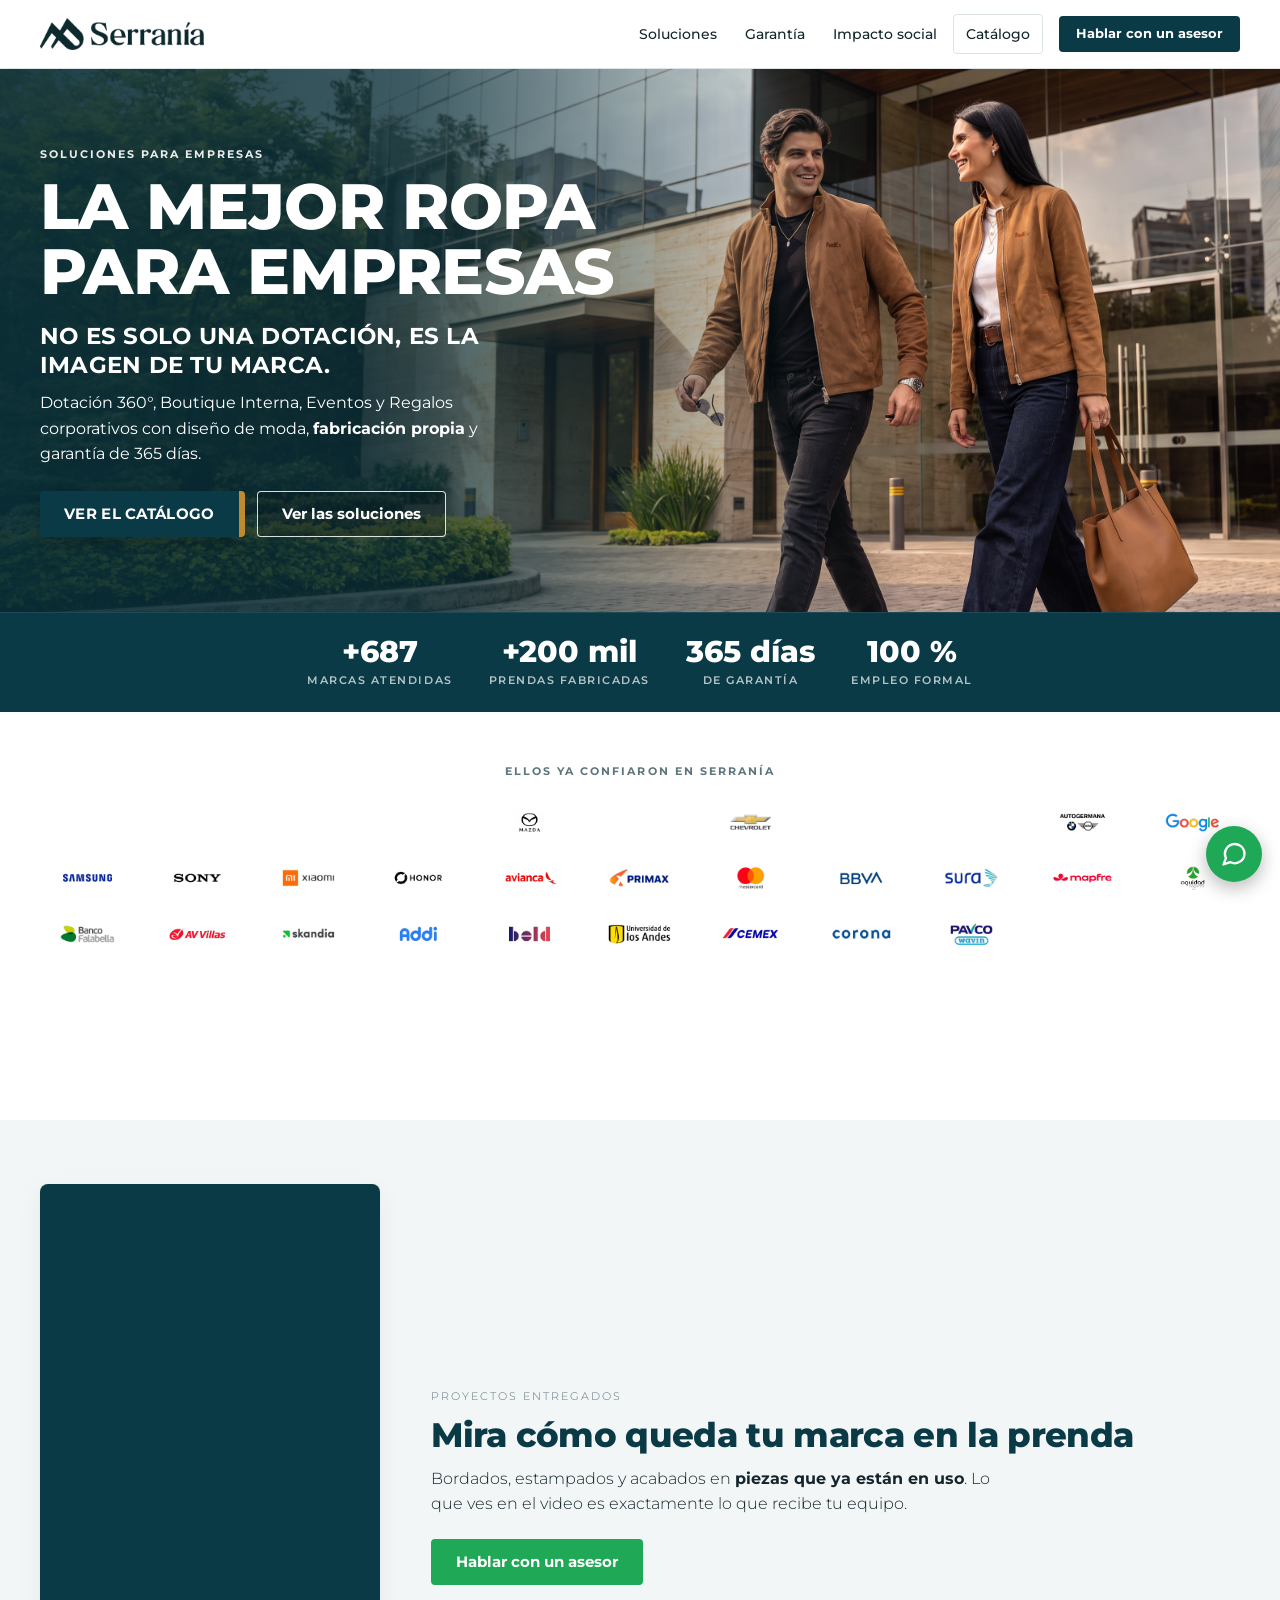
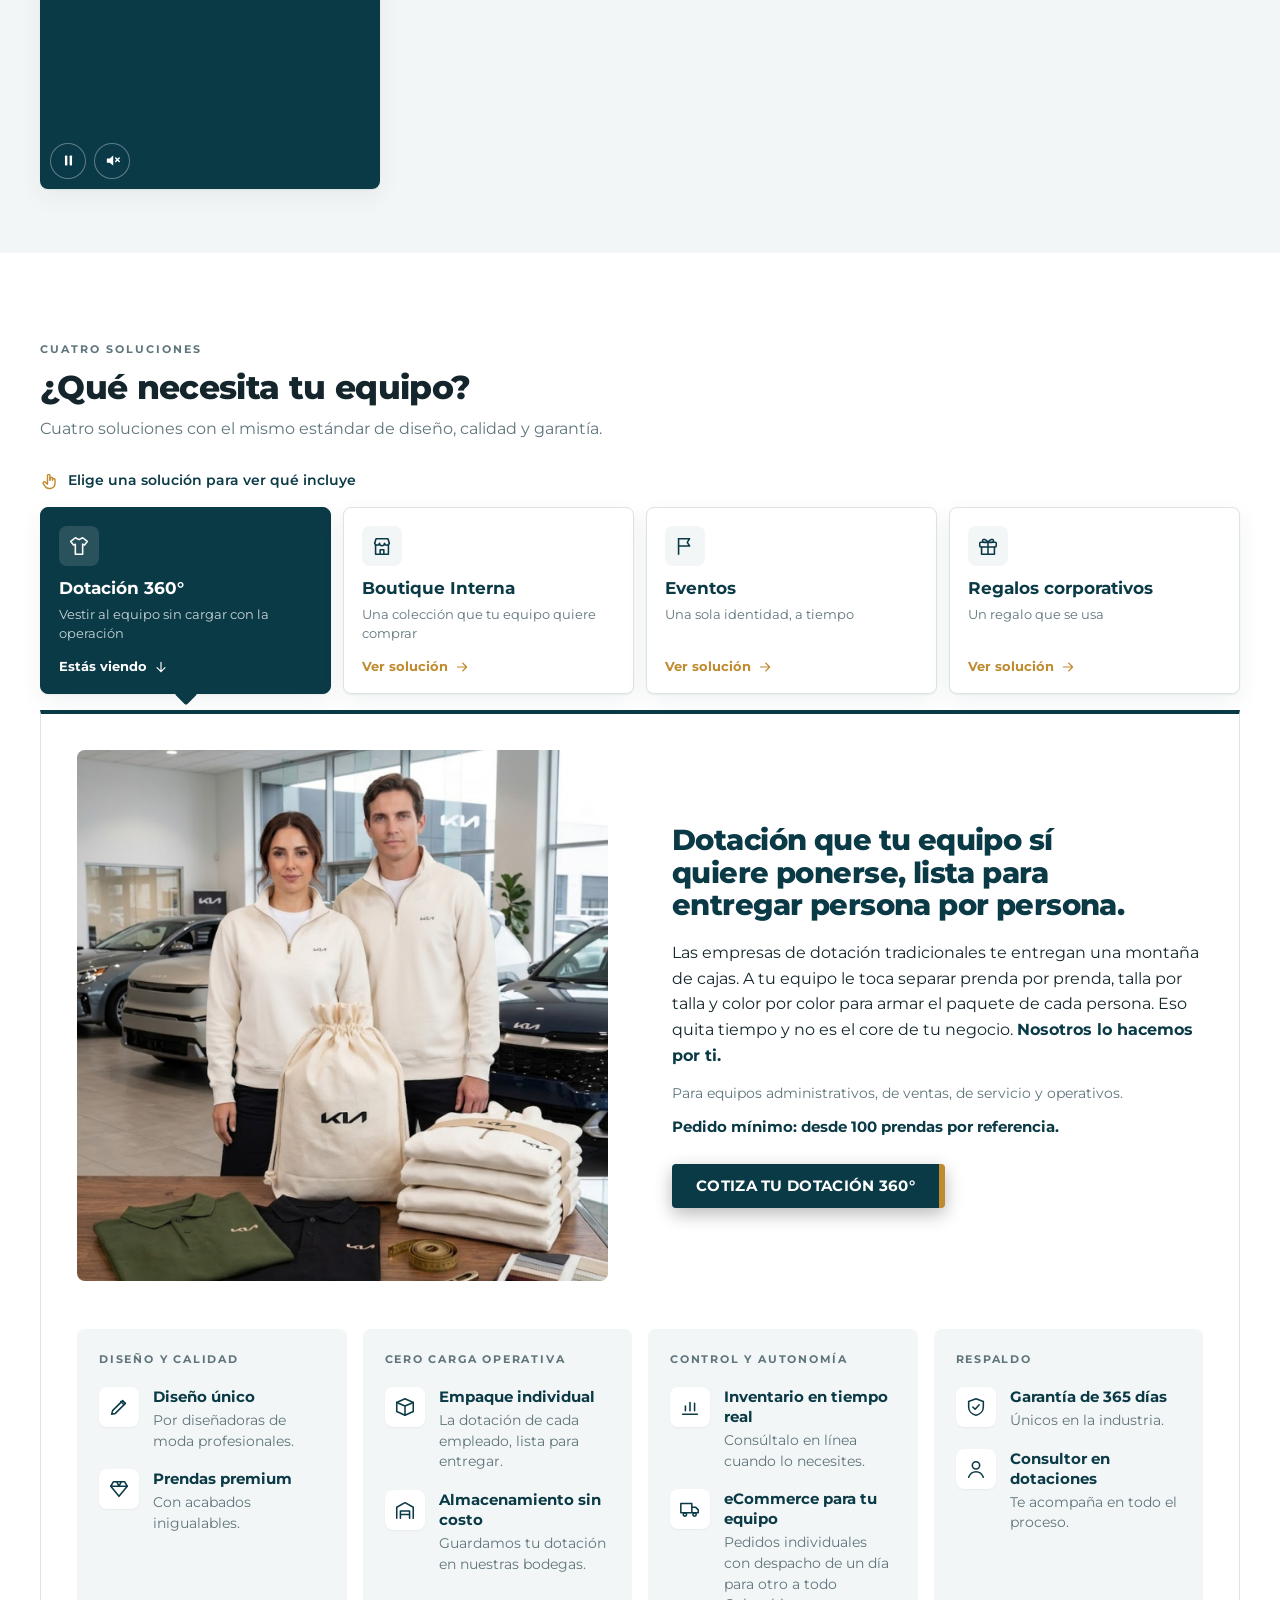
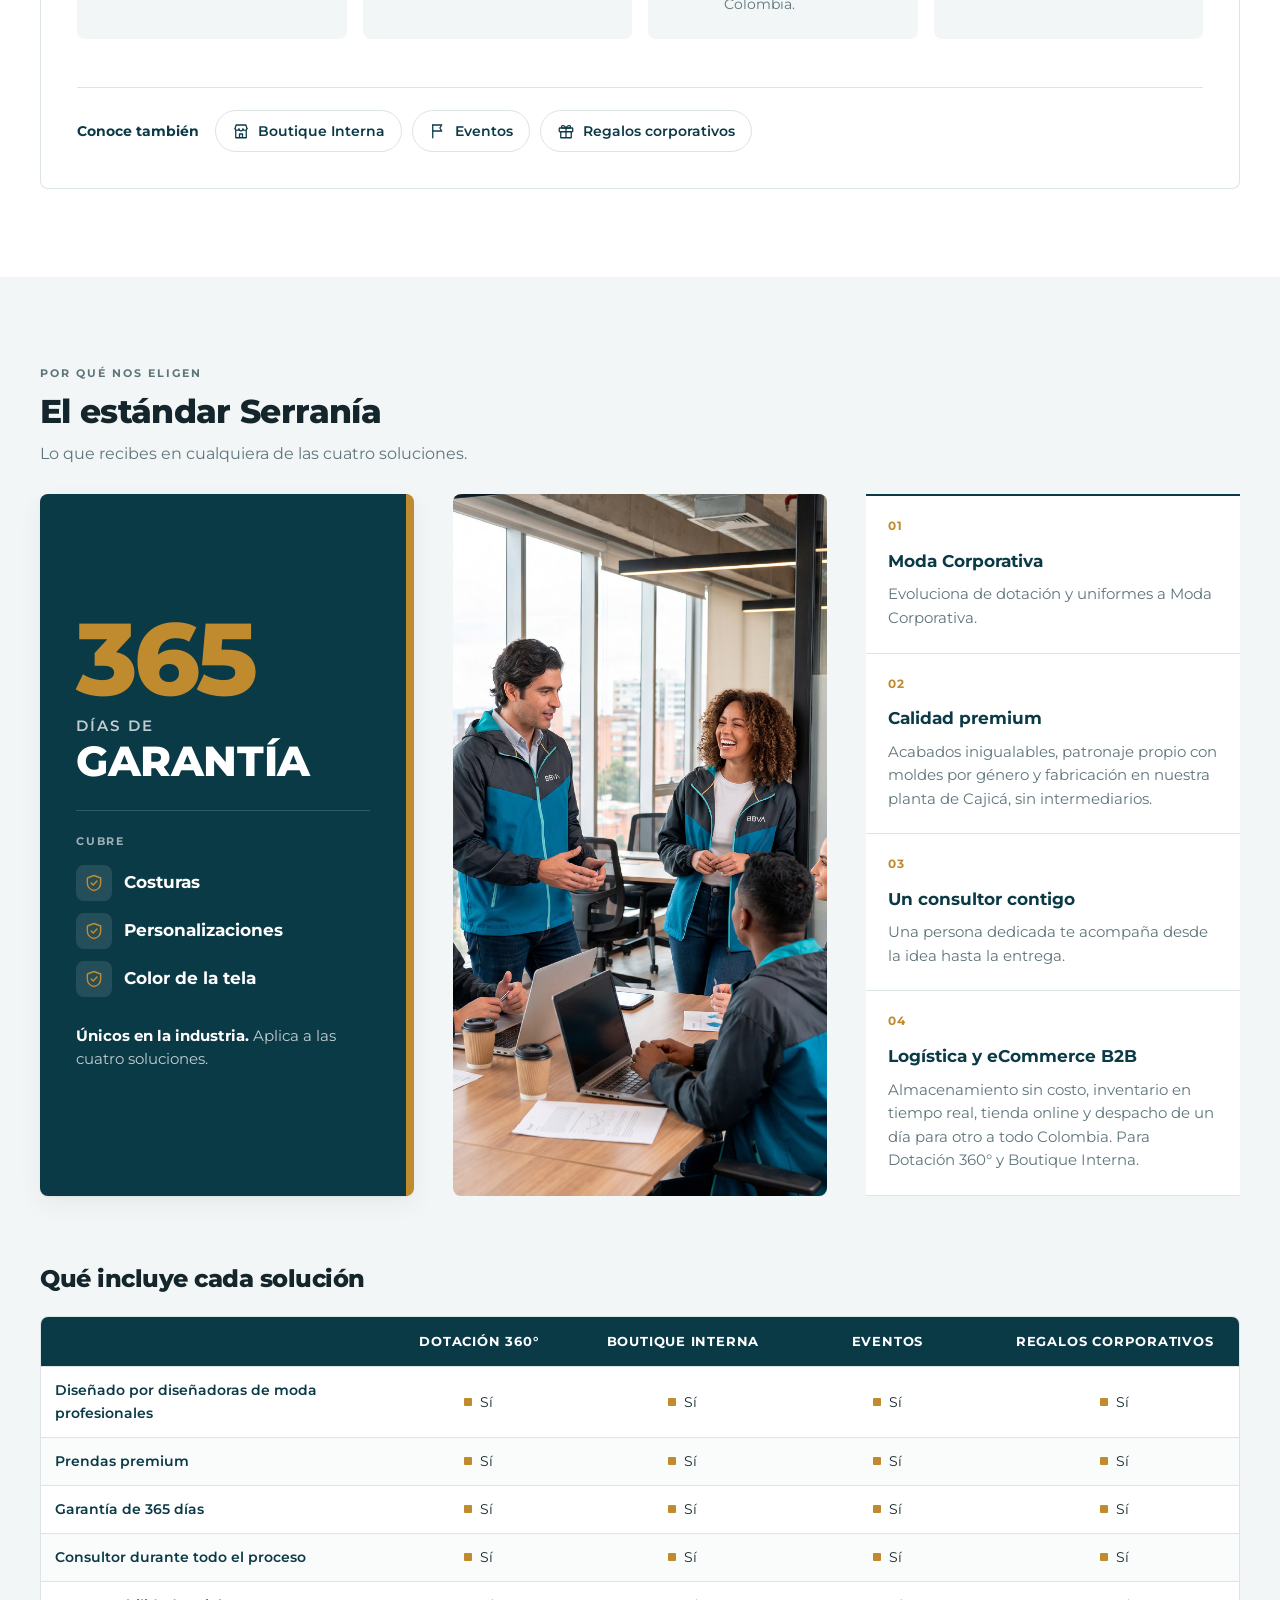
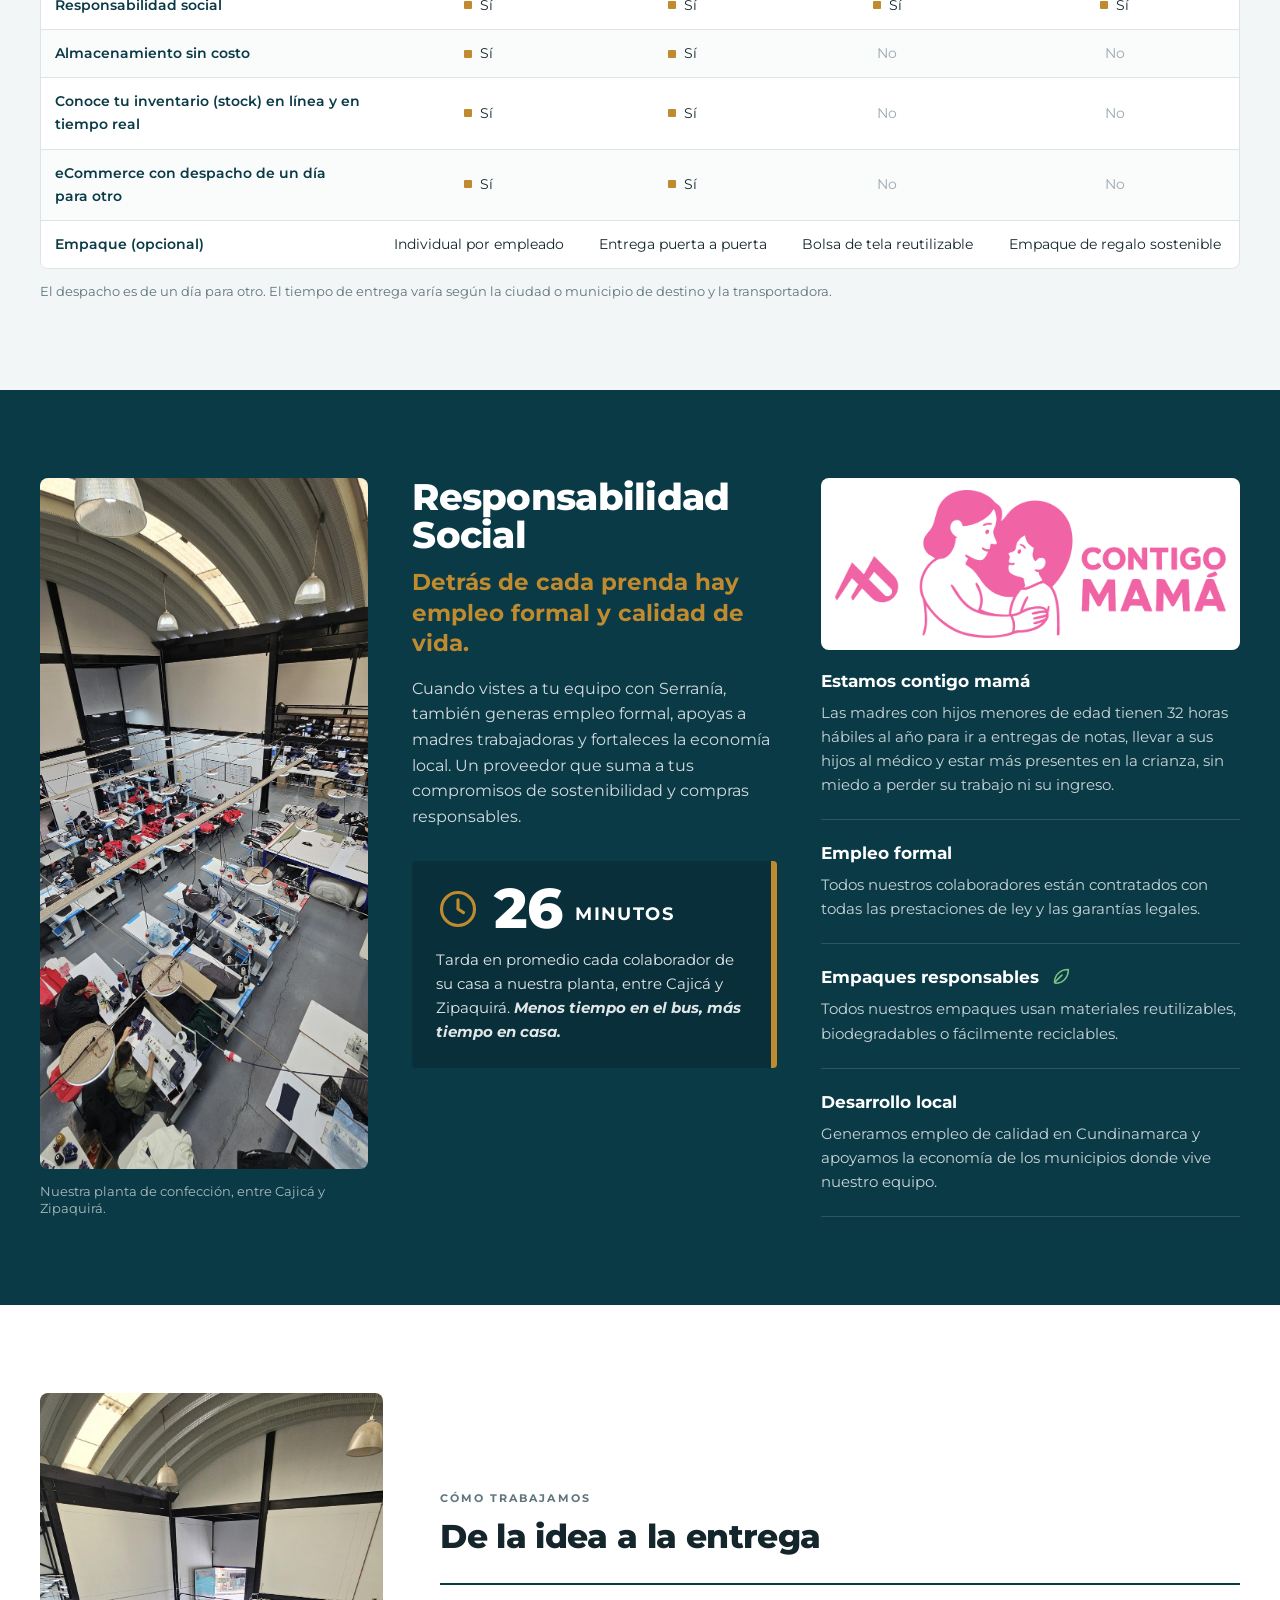
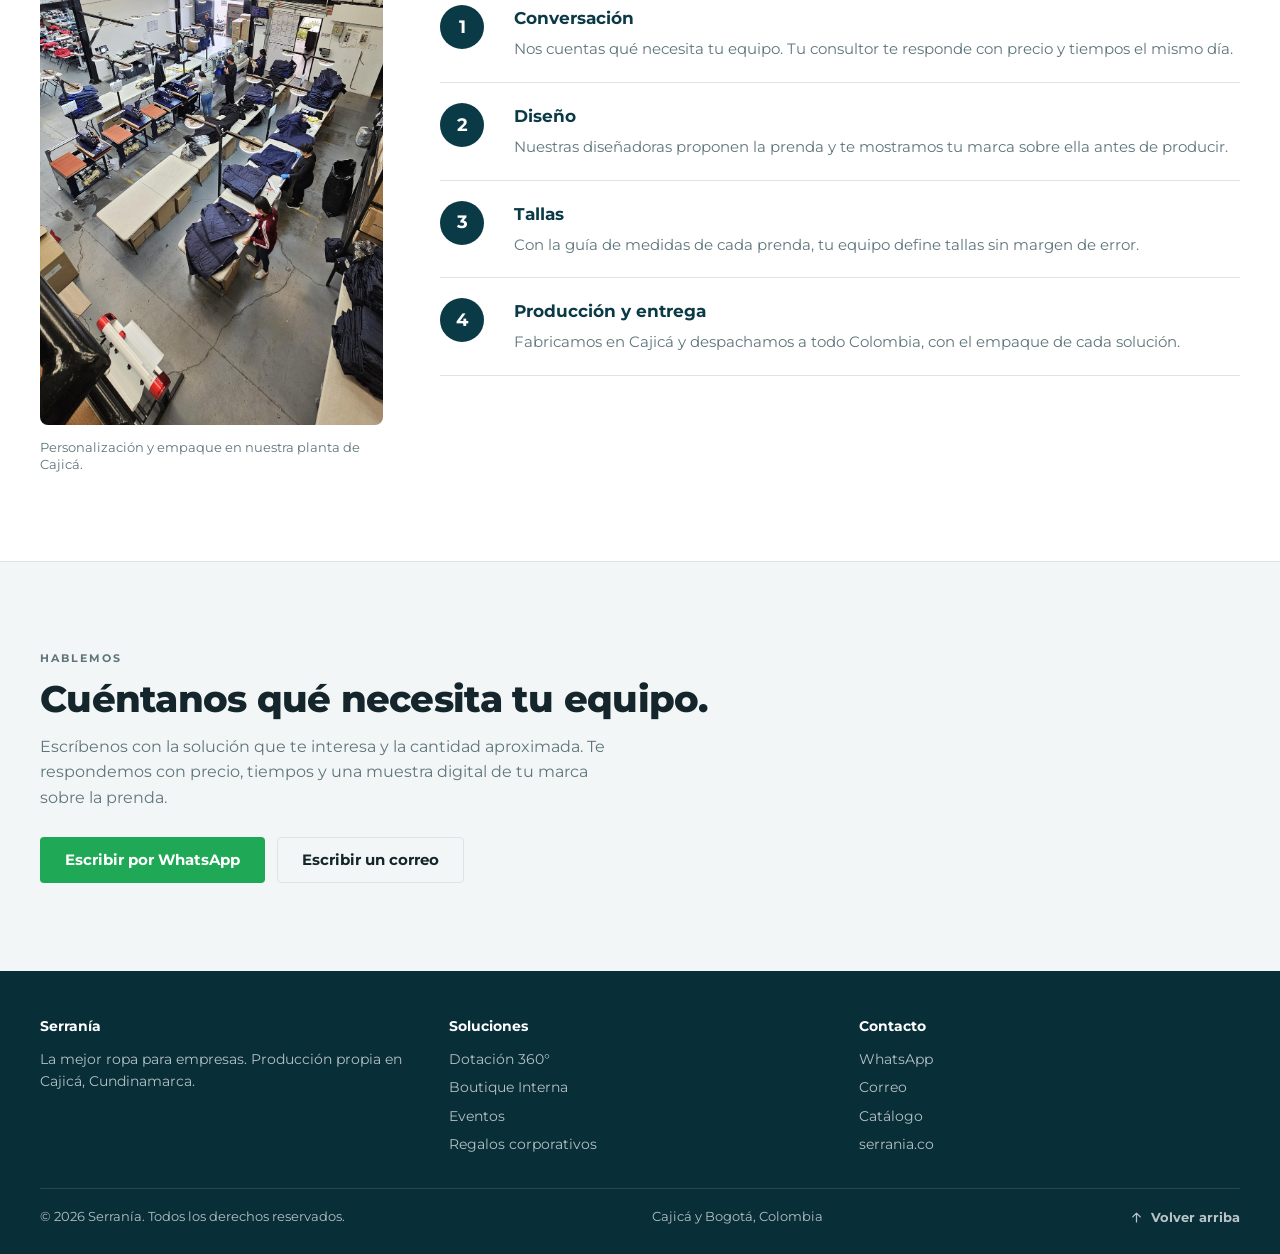
<file: index.html>
<!doctype html>
<html lang="es-CO">
<head>
  <meta charset="utf-8">
  <meta name="viewport" content="width=device-width, initial-scale=1">
  <title>Dotación y ropa corporativa para empresas | Serranía</title>
  <meta name="description" content="Dotación 360°, Boutique Interna, Eventos y Regalos corporativos. Prendas diseñadas por diseñadoras de moda, fabricadas en Cajicá, con garantía de 365 días.">
  <link rel="canonical" href="https://empresas.serrania.co/">
  <meta name="theme-color" content="#0B3A47">
  <meta property="og:type" content="website">
  <meta property="og:locale" content="es_CO">
  <meta property="og:site_name" content="Serranía">
  <meta property="og:url" content="https://empresas.serrania.co/">
  <meta property="og:title" content="Dotación y ropa corporativa para empresas | Serranía">
  <meta property="og:description" content="Dotación 360°, Boutique Interna, Eventos y Regalos corporativos con diseño de moda, fabricación propia y garantía de 365 días.">
  <meta property="og:image" content="https://empresas.serrania.co/assets/img/og-portada.jpg">
  <meta property="og:image:width" content="1200">
  <meta property="og:image:height" content="630">
  <meta property="og:image:alt" content="Equipo usando chaquetas corporativas Serranía">
  <meta name="twitter:card" content="summary_large_image">
  <link rel="icon" type="image/png" sizes="512x512" href="assets/img/favicon.png">
  <link rel="apple-touch-icon" sizes="180x180" href="assets/img/apple-touch-icon.png">

  <link rel="preconnect" href="https://fonts.googleapis.com">
  <link rel="preconnect" href="https://fonts.gstatic.com" crossorigin>
  <link href="https://fonts.googleapis.com/css2?family=Montserrat:wght@300;400;500;600;700;800&display=swap" rel="stylesheet">
  <link rel="stylesheet" href="assets/css/styles.css">
</head>
<body>
  <svg class="sprite" aria-hidden="true" focusable="false"><symbol id="i-pencil" viewBox="0 0 24 24" fill="none" stroke="currentColor" stroke-width="1.7" stroke-linecap="round" stroke-linejoin="round"><path d="M4 20l4-1 11-11-3-3L5 16l-1 4z"/><path d="M14 6l3 3"/></symbol><symbol id="i-diamond" viewBox="0 0 24 24" fill="none" stroke="currentColor" stroke-width="1.7" stroke-linecap="round" stroke-linejoin="round"><path d="M6 4h12l3 5-9 11L3 9z"/><path d="M3 9h18M9.5 4L12 9l2.5-5"/></symbol><symbol id="i-box" viewBox="0 0 24 24" fill="none" stroke="currentColor" stroke-width="1.7" stroke-linecap="round" stroke-linejoin="round"><path d="M3 7l9-4 9 4v10l-9 4-9-4z"/><path d="M3 7l9 4 9-4M12 11v10"/></symbol><symbol id="i-warehouse" viewBox="0 0 24 24" fill="none" stroke="currentColor" stroke-width="1.7" stroke-linecap="round" stroke-linejoin="round"><path d="M3 21V9l9-5 9 5v12"/><path d="M7 21v-8h10v8M7 17h10"/></symbol><symbol id="i-chart" viewBox="0 0 24 24" fill="none" stroke="currentColor" stroke-width="1.7" stroke-linecap="round" stroke-linejoin="round"><path d="M4 20h16"/><path d="M7 16v-5M12 16V7M17 16v-8"/></symbol><symbol id="i-cart" viewBox="0 0 24 24" fill="none" stroke="currentColor" stroke-width="1.7" stroke-linecap="round" stroke-linejoin="round"><path d="M3 4h2l2.4 11h10.2L20 7H6.2"/><circle cx="9" cy="19" r="1.5"/><circle cx="17" cy="19" r="1.5"/></symbol><symbol id="i-truck" viewBox="0 0 24 24" fill="none" stroke="currentColor" stroke-width="1.7" stroke-linecap="round" stroke-linejoin="round"><path d="M2 6h12v10H2zM14 10h4l3 3v3h-7z"/><circle cx="6.5" cy="18" r="1.8"/><circle cx="17" cy="18" r="1.8"/></symbol><symbol id="i-shield" viewBox="0 0 24 24" fill="none" stroke="currentColor" stroke-width="1.7" stroke-linecap="round" stroke-linejoin="round"><path d="M12 3l8 3v6c0 4.5-3.4 8-8 9-4.6-1-8-4.5-8-9V6z"/><path d="M8.5 12l2.5 2.5 4.5-5"/></symbol><symbol id="i-user" viewBox="0 0 24 24" fill="none" stroke="currentColor" stroke-width="1.7" stroke-linecap="round" stroke-linejoin="round"><circle cx="12" cy="8" r="4"/><path d="M4 21c1.5-4 4.5-6 8-6s6.5 2 8 6"/></symbol><symbol id="i-calendar" viewBox="0 0 24 24" fill="none" stroke="currentColor" stroke-width="1.7" stroke-linecap="round" stroke-linejoin="round"><rect x="3" y="5" width="18" height="16" rx="2"/><path d="M3 10h18M8 3v4M16 3v4"/></symbol><symbol id="i-clock" viewBox="0 0 24 24" fill="none" stroke="currentColor" stroke-width="1.7" stroke-linecap="round" stroke-linejoin="round"><circle cx="12" cy="12" r="9"/><path d="M12 7v5l3 2"/></symbol><symbol id="i-bag" viewBox="0 0 24 24" fill="none" stroke="currentColor" stroke-width="1.7" stroke-linecap="round" stroke-linejoin="round"><path d="M6 9h12l-1 12H7z"/><path d="M8.5 9V7.5a3.5 3.5 0 0 1 7 0V9"/></symbol><symbol id="i-leaf" viewBox="0 0 24 24" fill="none" stroke="currentColor" stroke-width="1.7" stroke-linecap="round" stroke-linejoin="round"><path d="M5 19C5 11 11 5 20 5c0 9-6 15-14 15"/><path d="M5 19l8-8"/></symbol><symbol id="i-heart" viewBox="0 0 24 24" fill="none" stroke="currentColor" stroke-width="1.7" stroke-linecap="round" stroke-linejoin="round"><path d="M12 20s-7-4.4-7-10a4 4 0 0 1 7-2.6A4 4 0 0 1 19 10c0 5.6-7 10-7 10z"/></symbol><symbol id="i-home" viewBox="0 0 24 24" fill="none" stroke="currentColor" stroke-width="1.7" stroke-linecap="round" stroke-linejoin="round"><path d="M3 11l9-7 9 7"/><path d="M5 10v10h14V10"/><path d="M10 20v-5h4v5"/></symbol><symbol id="i-shirt" viewBox="0 0 24 24" fill="none" stroke="currentColor" stroke-width="1.7" stroke-linecap="round" stroke-linejoin="round"><path d="M8 3l4 2 4-2 5 4-3 4-2-1v11H8V10l-2 1-3-4z"/></symbol><symbol id="i-store" viewBox="0 0 24 24" fill="none" stroke="currentColor" stroke-width="1.7" stroke-linecap="round" stroke-linejoin="round"><path d="M4 9l1.5-5h13L20 9"/><path d="M4 9a2.7 2.7 0 0 0 5.3 0 2.7 2.7 0 0 0 5.4 0 2.7 2.7 0 0 0 5.3 0"/><path d="M5 11v10h14V11M10 21v-5h4v5"/></symbol><symbol id="i-flag" viewBox="0 0 24 24" fill="none" stroke="currentColor" stroke-width="1.7" stroke-linecap="round" stroke-linejoin="round"><path d="M5 21V4"/><path d="M5 4h12l-2.5 4L17 12H5"/></symbol><symbol id="i-gift" viewBox="0 0 24 24" fill="none" stroke="currentColor" stroke-width="1.7" stroke-linecap="round" stroke-linejoin="round"><rect x="3" y="8" width="18" height="5" rx="1"/><path d="M5 13v8h14v-8M12 8v13"/><path d="M12 8C10 4 6 4 6 6.5S10 8 12 8zM12 8c2-4 6-4 6-1.5S14 8 12 8z"/></symbol><symbol id="i-arrow" viewBox="0 0 24 24" fill="none" stroke="currentColor" stroke-width="1.7" stroke-linecap="round" stroke-linejoin="round"><path d="M5 12h14M13 6l6 6-6 6"/></symbol><symbol id="i-pointer" viewBox="0 0 24 24" fill="none" stroke="currentColor" stroke-width="1.7" stroke-linecap="round" stroke-linejoin="round"><path d="M9 11V5.5a1.5 1.5 0 0 1 3 0V11"/><path d="M12 10.5V9a1.5 1.5 0 0 1 3 0v2"/><path d="M15 10.5a1.5 1.5 0 0 1 3 0V15a6 6 0 0 1-6 6h-1a6 6 0 0 1-4.8-2.4L4 15.5a1.6 1.6 0 0 1 2.5-2L9 16V11"/></symbol></svg>
  <a class="skip" href="#soluciones">Saltar a las soluciones</a>

  <header class="site-header">
    <div class="wrap header-inner">
      <a href="index.html" class="brand" aria-label="Serranía, ir al inicio">
        <img src="assets/img/logo-serrania.png" alt="Serranía" width="863" height="168">
      </a>
      <nav class="nav" aria-label="Principal">
        <a href="#soluciones">Soluciones</a>
        <a href="#estandar">Garantía</a>
        <a href="#impacto">Impacto social</a>
        <a class="nav-catalogo" data-catalogo href="#">Catálogo</a>
      </nav>
      <a class="btn btn-small" data-whatsapp="Hola, quiero hablar con un asesor de Serranía." href="#contacto">Hablar con un asesor</a>
      <button type="button" class="btn-menu" id="btn-menu" aria-label="Abrir menú" aria-expanded="false" aria-controls="menu-movil">
        <svg viewBox="0 0 24 24" fill="none" stroke="currentColor" stroke-width="2" stroke-linecap="round" aria-hidden="true"><path d="M4 7h16M4 12h16M4 17h16"/></svg>
      </button>
    </div>

    <!-- Menú de celular -->
    <nav class="menu-movil" id="menu-movil" aria-label="Menú" hidden>
      <div class="wrap">
        <a href="#soluciones">Soluciones</a>
        <a href="#estandar">Garantía</a>
        <a href="#impacto">Impacto social</a>
        <a data-catalogo href="#">Catálogo</a>
        <a class="btn btn-primario menu-cta" data-whatsapp="Hola, quiero hablar con un asesor de Serranía." href="#contacto">Hablar con un asesor</a>
      </div>
    </nav>
  </header>

  <main id="inicio">
    <!-- PORTADA — la misma del catálogo -->
    <section class="portada">
      <div class="portada-marco">
        <picture class="portada-imagen">
          <source media="(max-width: 759px)" srcset="assets/img/hero-movil.jpg">
          <img class="portada-fondo" src="assets/img/hero.jpg" alt="Equipo usando chaquetas corporativas Serranía" width="1920" height="1080" fetchpriority="high">
        </picture>
        <div class="portada-capa">
          <div class="wrap">
            <div class="portada-texto">
              <p class="rotulo">Soluciones para empresas</p>
              <h1>La mejor ropa<br>para empresas</h1>
              <p class="portada-gancho">No es solo una dotación, es la imagen de tu marca.</p>
              <p>Dotación 360°, Boutique Interna, Eventos y Regalos corporativos con diseño de moda, <strong>fabricación propia</strong> y garantía de 365 días.</p>
              <div class="portada-botones">
                <a class="btn btn-claro" data-catalogo href="#">Ver el catálogo</a>
                <a class="btn btn-linea-claro" href="#soluciones">Ver las soluciones</a>
              </div>
            </div>
          </div>
        </div>
      </div>
      <div class="cifras-banda">
        <div class="wrap cifras">
          <div class="cifra"><strong>+687</strong><span>Marcas atendidas</span></div>
          <div class="cifra"><strong>+200 mil</strong><span>Prendas fabricadas</span></div>
          <div class="cifra"><strong>365 días</strong><span>De garantía</span></div>
          <div class="cifra"><strong>100 %</strong><span>Empleo formal</span></div>
        </div>
      </div>
    </section>

    <!-- MARCAS — rejilla compacta, se arma desde main.js -->
    <section class="marcas" aria-label="Marcas que han confiado en Serranía">
      <div class="wrap">
        <p class="marcas-titulo">Ellos ya confiaron en Serranía</p>
        <div class="marcas-rejilla" id="marcas-rejilla"></div>
      </div>
    </section>

    <!-- VIDEO -->
    <section class="video-seccion">
      <div class="wrap video-caja">
        <div class="video-marco">
          <video id="video-proyectos" muted loop playsinline preload="metadata" aria-label="Proyectos entregados por Serranía">
            <source src="assets/img/video.mp4" type="video/mp4">
          </video>
          <div class="video-mando" id="video-mando"></div>
        </div>
        <div class="video-texto">
          <p class="rotulo">Proyectos entregados</p>
          <h2>Mira cómo queda tu marca en la prenda</h2>
          <p>Bordados, estampados y acabados en <strong>piezas que ya están en uso</strong>. Lo que ves en el video es exactamente lo que recibe tu equipo.</p>
          <a class="btn btn-primario" data-whatsapp="Hola, quiero hablar con un asesor de Serranía." href="#contacto">Hablar con un asesor</a>
        </div>
      </div>
    </section>

    <!-- SOLUCIONES -->
    <section id="soluciones" class="solutions">
      <div class="wrap">
        <header class="section-head">
          <p class="rotulo">Cuatro soluciones</p>
          <h2>¿Qué necesita tu equipo?</h2>
          <p>Cuatro soluciones con el mismo estándar de diseño, calidad y garantía.</p>
        </header>

        <p class="tabs-ayuda"><svg class="ico-ayuda" aria-hidden="true"><use href="#i-pointer"/></svg>Elige una solución para ver qué incluye</p>
        <div class="tabs" role="tablist" aria-label="Soluciones">
          <button role="tab" id="tab-dotacion" aria-controls="dotacion" aria-selected="true">
            <svg class="tab-ico" aria-hidden="true"><use href="#i-shirt"/></svg>
            <span class="tab-name">Dotación 360°</span>
            <span class="tab-hint">Vestir al equipo sin cargar con la operación</span>
            <span class="tab-cta"><span class="tab-ver">Ver solución</span><span class="tab-viendo">Estás viendo</span><svg aria-hidden="true"><use href="#i-arrow"/></svg></span>
          </button>
          <button role="tab" id="tab-boutique" aria-controls="boutique" aria-selected="false" tabindex="-1">
            <svg class="tab-ico" aria-hidden="true"><use href="#i-store"/></svg>
            <span class="tab-name">Boutique Interna</span>
            <span class="tab-hint">Una colección que tu equipo quiere comprar</span>
            <span class="tab-cta"><span class="tab-ver">Ver solución</span><span class="tab-viendo">Estás viendo</span><svg aria-hidden="true"><use href="#i-arrow"/></svg></span>
          </button>
          <button role="tab" id="tab-eventos" aria-controls="eventos" aria-selected="false" tabindex="-1">
            <svg class="tab-ico" aria-hidden="true"><use href="#i-flag"/></svg>
            <span class="tab-name">Eventos</span>
            <span class="tab-hint">Una sola identidad, a tiempo</span>
            <span class="tab-cta"><span class="tab-ver">Ver solución</span><span class="tab-viendo">Estás viendo</span><svg aria-hidden="true"><use href="#i-arrow"/></svg></span>
          </button>
          <button role="tab" id="tab-regalos" aria-controls="regalos" aria-selected="false" tabindex="-1">
            <svg class="tab-ico" aria-hidden="true"><use href="#i-gift"/></svg>
            <span class="tab-name">Regalos corporativos</span>
            <span class="tab-hint">Un regalo que se usa</span>
            <span class="tab-cta"><span class="tab-ver">Ver solución</span><span class="tab-viendo">Estás viendo</span><svg aria-hidden="true"><use href="#i-arrow"/></svg></span>
          </button>
        </div>

        <!-- Dotación 360° -->
        <article id="dotacion" class="panel" role="tabpanel" aria-labelledby="tab-dotacion" tabindex="0">
          <img class="panel-foto" src="assets/img/solucion-dotacion.jpg" alt="Dos asesores con buzos de marca junto a una bolsa de tela, buzos doblados y polos sobre una mesa" width="1298" height="1631" loading="lazy">
          <div class="panel-lead">
            <h3>Dotación que tu equipo sí quiere ponerse, lista para entregar persona por persona.</h3>
            <p class="problem">Las empresas de dotación tradicionales te entregan una montaña de cajas. A tu equipo le toca separar prenda por prenda, talla por talla y color por color para armar el paquete de cada persona. Eso quita tiempo y no es el core de tu negocio. <strong>Nosotros lo hacemos por ti.</strong></p>
            <p class="meta">Para equipos administrativos, de ventas, de servicio y operativos.</p>
            <p class="minimo">Pedido mínimo: desde 100 prendas por referencia.</p>
            <a class="btn btn-claro" data-whatsapp="Hola, quiero cotizar la Dotación 360° para mi empresa." href="#contacto">Cotiza tu Dotación 360°</a>
          </div>
          <div class="panel-groups">
            <div class="group">
              <h4>Diseño y calidad</h4>
              <ul>
                <li><svg class="ico" aria-hidden="true"><use href="#i-pencil"/></svg><div><strong>Diseño único</strong><span>Por diseñadoras de moda profesionales.</span></div></li>
                <li><svg class="ico" aria-hidden="true"><use href="#i-diamond"/></svg><div><strong>Prendas premium</strong><span>Con acabados inigualables.</span></div></li>
              </ul>
            </div>
            <div class="group">
              <h4>Cero carga operativa</h4>
              <ul>
                <li><svg class="ico" aria-hidden="true"><use href="#i-box"/></svg><div><strong>Empaque individual</strong><span>La dotación de cada empleado, lista para entregar.</span></div></li>
                <li><svg class="ico" aria-hidden="true"><use href="#i-warehouse"/></svg><div><strong>Almacenamiento sin costo</strong><span>Guardamos tu dotación en nuestras bodegas.</span></div></li>
              </ul>
            </div>
            <div class="group">
              <h4>Control y autonomía</h4>
              <ul>
                <li><svg class="ico" aria-hidden="true"><use href="#i-chart"/></svg><div><strong>Inventario en tiempo real</strong><span>Consúltalo en línea cuando lo necesites.</span></div></li>
                <li><svg class="ico" aria-hidden="true"><use href="#i-truck"/></svg><div><strong>eCommerce para tu equipo</strong><span>Pedidos individuales con despacho de un día para otro a todo Colombia.</span></div></li>
              </ul>
            </div>
            <div class="group">
              <h4>Respaldo</h4>
              <ul>
                <li><svg class="ico" aria-hidden="true"><use href="#i-shield"/></svg><div><strong>Garantía de 365 días</strong><span>Únicos en la industria.</span></div></li>
                <li><svg class="ico" aria-hidden="true"><use href="#i-user"/></svg><div><strong>Consultor en dotaciones</strong><span>Te acompaña en todo el proceso.</span></div></li>
              </ul>
            </div>
          </div>
          <div class="panel-mas"><p>Conoce también</p><div class="chips"><button type="button" class="chip" data-goto="boutique"><svg aria-hidden="true"><use href="#i-store"/></svg>Boutique Interna</button><button type="button" class="chip" data-goto="eventos"><svg aria-hidden="true"><use href="#i-flag"/></svg>Eventos</button><button type="button" class="chip" data-goto="regalos"><svg aria-hidden="true"><use href="#i-gift"/></svg>Regalos corporativos</button></div></div>
        </article>

        <!-- Boutique Interna -->
        <article id="boutique" class="panel" role="tabpanel" aria-labelledby="tab-boutique" tabindex="0" hidden>
          <img class="panel-foto" src="assets/img/solucion-boutique.jpg" alt="Vitrina de una colección corporativa con chaqueta, buzo, polo y gorras de marca" width="1024" height="1024" loading="lazy">
          <div class="panel-lead">
            <h3>Tu marca convertida en una colección que tu equipo quiere comprar y llevar puesta.</h3>
            <p class="problem">Tus empleados compran las prendas de la colección. La empresa genera orgullo y sentido de pertenencia <strong>sin manejar inventario, ventas ni envíos.</strong></p>
            <ol class="how">
              <li>La empresa financia la primera colección.</li>
              <li>Los empleados compran en la tienda online escaneando un código QR y pagan con un checkout seguro como Bold o Mercado Pago.</li>
              <li>Cada compra genera un crédito a favor de la empresa, que financia las siguientes colecciones.</li>
            </ol>
            <p class="meta">Para gestión humana, cultura, bienestar y marca empleadora.</p>
            <p class="minimo">Pedido mínimo: desde 50 unidades por referencia.</p>
            <a class="btn btn-claro" data-whatsapp="Hola, quiero lanzar la Boutique Interna de mi empresa." href="#contacto">Lanza la boutique de tu empresa</a>
          </div>
          <div class="panel-groups">
            <div class="group">
              <h4>Colecciones que la gente quiere</h4>
              <ul>
                <li><svg class="ico" aria-hidden="true"><use href="#i-calendar"/></svg><div><strong>Colecciones trimestrales</strong><span>Por diseñadoras de moda profesionales.</span></div></li>
                <li><svg class="ico" aria-hidden="true"><use href="#i-diamond"/></svg><div><strong>Prendas premium</strong><span>Con acabados inigualables.</span></div></li>
              </ul>
            </div>
            <div class="group">
              <h4>Una tienda de tu marca, operada por nosotros</h4>
              <ul>
                <li><svg class="ico" aria-hidden="true"><use href="#i-cart"/></svg><div><strong>eCommerce con tu marca</strong><span>Tus empleados piden prendas individuales.</span></div></li>
                <li><svg class="ico" aria-hidden="true"><use href="#i-truck"/></svg><div><strong>Despacho de un día para otro</strong><span>A todo Colombia, con entrega puerta a puerta.</span></div></li>
                <li><svg class="ico" aria-hidden="true"><use href="#i-warehouse"/></svg><div><strong>Almacenamiento gratuito</strong><span>En nuestras bodegas.</span></div></li>
              </ul>
            </div>
            <div class="group">
              <h4>Visibilidad y respaldo</h4>
              <ul>
                <li><svg class="ico" aria-hidden="true"><use href="#i-chart"/></svg><div><strong>Inventario en tiempo real</strong><span>De todas tus colecciones, en línea.</span></div></li>
                <li><svg class="ico" aria-hidden="true"><use href="#i-shield"/></svg><div><strong>Garantía de 365 días</strong><span>En costuras, personalizaciones y color.</span></div></li>
                <li><svg class="ico" aria-hidden="true"><use href="#i-user"/></svg><div><strong>Consultor dedicado</strong><span>Te acompaña en todo el proceso.</span></div></li>
              </ul>
            </div>
          </div>
          <div class="panel-mas"><p>Conoce también</p><div class="chips"><button type="button" class="chip" data-goto="dotacion"><svg aria-hidden="true"><use href="#i-shirt"/></svg>Dotación 360°</button><button type="button" class="chip" data-goto="eventos"><svg aria-hidden="true"><use href="#i-flag"/></svg>Eventos</button><button type="button" class="chip" data-goto="regalos"><svg aria-hidden="true"><use href="#i-gift"/></svg>Regalos corporativos</button></div></div>
        </article>

        <!-- Eventos -->
        <article id="eventos" class="panel" role="tabpanel" aria-labelledby="tab-eventos" tabindex="0" hidden>
          <img class="panel-foto" src="assets/img/solucion-eventos.jpg" alt="Cuatro equipos de empresas clientes posando con chaquetas y buzos de su marca en sus eventos" width="1200" height="1200" loading="lazy" style="object-position: center">
          <div class="panel-lead">
            <h3>Tu equipo, con una sola identidad y a tiempo para el evento.</h3>
            <p class="problem">La fecha del evento no se mueve. Un proveedor que se retrasa, o que entrega prendas que no se ven bien, deja a tu equipo sin imagen <strong>justo cuando más importa.</strong></p>
            <p class="meta">Para mercadeo, eventos, comunicaciones y equipos comerciales en ferias, lanzamientos y convenciones.</p>
            <p class="minimo">Pedido mínimo: desde 50 prendas por referencia.</p>
            <a class="btn btn-claro" data-whatsapp="Hola, necesito prendas para un evento de mi empresa." href="#contacto">Cuéntanos la fecha de tu evento</a>
          </div>
          <div class="panel-groups">
            <div class="group">
              <h4>Imagen de equipo</h4>
              <ul>
                <li><svg class="ico" aria-hidden="true"><use href="#i-pencil"/></svg><div><strong>Diseño único</strong><span>Por diseñadoras de moda profesionales.</span></div></li>
                <li><svg class="ico" aria-hidden="true"><use href="#i-diamond"/></svg><div><strong>Prendas premium</strong><span>Con acabados inigualables.</span></div></li>
              </ul>
            </div>
            <div class="group">
              <h4>Una experiencia desde la entrega</h4>
              <ul>
                <li><svg class="ico" aria-hidden="true"><use href="#i-bag"/></svg><div><strong>Bolsa de tela de tu marca</strong><span>Un empaque reutilizable que hace memorable la entrega.</span></div></li>
              </ul>
            </div>
            <div class="group">
              <h4>Tranquilidad</h4>
              <ul>
                <li><svg class="ico" aria-hidden="true"><use href="#i-clock"/></svg><div><strong>Entrega antes del evento</strong><span>Cuando el proyecto se aprueba en los tiempos establecidos.</span></div></li>
                <li><svg class="ico" aria-hidden="true"><use href="#i-shield"/></svg><div><strong>Garantía de 365 días</strong><span>En costuras, personalizaciones y color.</span></div></li>
                <li><svg class="ico" aria-hidden="true"><use href="#i-user"/></svg><div><strong>Consultor dedicado</strong><span>Te acompaña en todo el proceso.</span></div></li>
              </ul>
            </div>
          </div>
          <div class="panel-mas"><p>Conoce también</p><div class="chips"><button type="button" class="chip" data-goto="dotacion"><svg aria-hidden="true"><use href="#i-shirt"/></svg>Dotación 360°</button><button type="button" class="chip" data-goto="boutique"><svg aria-hidden="true"><use href="#i-store"/></svg>Boutique Interna</button><button type="button" class="chip" data-goto="regalos"><svg aria-hidden="true"><use href="#i-gift"/></svg>Regalos corporativos</button></div></div>
        </article>

        <!-- Regalos corporativos -->
        <article id="regalos" class="panel" role="tabpanel" aria-labelledby="tab-regalos" tabindex="0" hidden>
          <img class="panel-foto" src="assets/img/solucion-regalos.jpg" alt="Buzo de marca doblado con etiqueta, bolsa de tela de aniversario y prendas empacadas sobre un escritorio" width="1375" height="1375" loading="lazy" style="object-position: center">
          <div class="panel-lead">
            <h3>Un regalo que se usa, no uno que se guarda en un cajón.</h3>
            <p class="problem">La mayoría de los regalos corporativos son genéricos y terminan guardados. Un regalo de baja calidad con tu logo dice lo contrario de lo que quieres comunicar de tu marca.</p>
            <p class="meta">Para regalar a empleados en fin de año, aniversarios o bienvenidas, y a clientes y aliados.</p>
            <p class="minimo">Pedido mínimo: desde 50 prendas por referencia.</p>
            <a class="btn btn-claro" data-whatsapp="Hola, quiero diseñar un regalo corporativo con Serranía." href="#contacto">Diseña el regalo de tu empresa</a>
          </div>
          <div class="panel-groups">
            <div class="group">
              <h4>Un regalo con diseño</h4>
              <ul>
                <li><svg class="ico" aria-hidden="true"><use href="#i-pencil"/></svg><div><strong>Diseño único</strong><span>Por diseñadoras de moda profesionales.</span></div></li>
                <li><svg class="ico" aria-hidden="true"><use href="#i-diamond"/></svg><div><strong>Prendas premium</strong><span>Chaquetas, buzos, accesorios y maletas.</span></div></li>
              </ul>
            </div>
            <div class="group">
              <h4>La entrega también comunica</h4>
              <ul>
                <li><svg class="ico" aria-hidden="true"><use href="#i-leaf"/></svg><div><strong>Empaque de regalo sostenible</strong><span>Personalizado con tu marca, en materiales reutilizables, biodegradables o reciclables.</span></div></li>
              </ul>
            </div>
            <div class="group">
              <h4>Un regalo con historia</h4>
              <ul>
                <li><svg class="ico" aria-hidden="true"><use href="#i-heart"/></svg><div><strong>Hecho con impacto social</strong><span>Empleo formal, Estamos contigo mamá y desarrollo local en Cundinamarca.</span></div></li>
              </ul>
            </div>
            <div class="group">
              <h4>Respaldo</h4>
              <ul>
                <li><svg class="ico" aria-hidden="true"><use href="#i-shield"/></svg><div><strong>Garantía de 365 días</strong><span>En costuras, personalizaciones y color.</span></div></li>
                <li><svg class="ico" aria-hidden="true"><use href="#i-user"/></svg><div><strong>Consultor dedicado</strong><span>Te acompaña en todo el proceso.</span></div></li>
              </ul>
            </div>
          </div>
          <div class="panel-mas"><p>Conoce también</p><div class="chips"><button type="button" class="chip" data-goto="dotacion"><svg aria-hidden="true"><use href="#i-shirt"/></svg>Dotación 360°</button><button type="button" class="chip" data-goto="boutique"><svg aria-hidden="true"><use href="#i-store"/></svg>Boutique Interna</button><button type="button" class="chip" data-goto="eventos"><svg aria-hidden="true"><use href="#i-flag"/></svg>Eventos</button></div></div>
        </article>
      </div>
    </section>

    <!-- ESTÁNDAR SERRANÍA -->
    <section id="estandar" class="standard">
      <div class="wrap">
        <header class="section-head">
          <p class="rotulo">Por qué nos eligen</p>
          <h2>El estándar Serranía</h2>
          <p>Lo que recibes en cualquiera de las cuatro soluciones.</p>
        </header>

        <div class="standard-grid">
          <div class="warranty">
            <h3 class="warranty-sello">
              <span class="w-num">365</span>
              <span class="w-txt"><span class="w-dias">días de</span><span class="w-gar">Garantía</span></span>
            </h3>
            <div class="w-cubre">
              <p>Cubre</p>
              <ul>
                <li><svg aria-hidden="true"><use href="#i-shield"/></svg>Costuras</li>
                <li><svg aria-hidden="true"><use href="#i-shield"/></svg>Personalizaciones</li>
                <li><svg aria-hidden="true"><use href="#i-shield"/></svg>Color de la tela</li>
              </ul>
            </div>
            <p class="w-nota"><strong>Únicos en la industria.</strong> Aplica a las cuatro soluciones.</p>
          </div>

          <figure class="estandar-foto">
            <img src="assets/img/estandar.jpg" alt="Equipo de trabajo en una oficina con chaquetas corporativas de su marca" width="1080" height="1350" loading="lazy">
          </figure>
          <ul class="pillars">
            <li>
              <h3>Moda Corporativa</h3>
              <p>Evoluciona de dotación y uniformes a Moda Corporativa.</p>
            </li>
            <li>
              <h3>Calidad premium</h3>
              <p>Acabados inigualables, patronaje propio con moldes por género y fabricación en nuestra planta de Cajicá, sin intermediarios.</p>
            </li>
            <li>
              <h3>Un consultor contigo</h3>
              <p>Una persona dedicada te acompaña desde la idea hasta la entrega.</p>
            </li>
            <li>
              <h3>Logística y eCommerce B2B</h3>
              <p>Almacenamiento sin costo, inventario en tiempo real, tienda online y despacho de un día para otro a todo Colombia. Para Dotación 360° y Boutique Interna.</p>
            </li>
          </ul>
        </div>

        <div class="compare">
          <h3>Qué incluye cada solución</h3>
          <div class="table-scroll" tabindex="0" role="region" aria-label="Tabla comparativa de soluciones">
            <table>
              <thead>
                <tr>
                  <th scope="col"><span class="sr">Incluye</span></th>
                  <th scope="col"><span class="th-largo">Dotación 360°</span><span class="th-corto">Dotación</span></th>
                  <th scope="col"><span class="th-largo">Boutique Interna</span><span class="th-corto">Boutique</span></th>
                  <th scope="col"><span class="th-largo">Eventos</span><span class="th-corto">Eventos</span></th>
                  <th scope="col"><span class="th-largo">Regalos corporativos</span><span class="th-corto">Regalos</span></th>
                </tr>
              </thead>
              <tbody>
                <tr><th scope="row">Diseñado por diseñadoras de moda profesionales</th><td class="y">Sí</td><td class="y">Sí</td><td class="y">Sí</td><td class="y">Sí</td></tr>
                <tr><th scope="row">Prendas premium</th><td class="y">Sí</td><td class="y">Sí</td><td class="y">Sí</td><td class="y">Sí</td></tr>
                <tr><th scope="row">Garantía de 365 días</th><td class="y">Sí</td><td class="y">Sí</td><td class="y">Sí</td><td class="y">Sí</td></tr>
                <tr><th scope="row">Consultor durante todo el proceso</th><td class="y">Sí</td><td class="y">Sí</td><td class="y">Sí</td><td class="y">Sí</td></tr>
                <tr><th scope="row">Responsabilidad social</th><td class="y">Sí</td><td class="y">Sí</td><td class="y">Sí</td><td class="y">Sí</td></tr>
                <tr><th scope="row">Almacenamiento sin costo</th><td class="y">Sí</td><td class="y">Sí</td><td class="n">No</td><td class="n">No</td></tr>
                <tr><th scope="row">Conoce tu inventario (stock) en línea y en tiempo real</th><td class="y">Sí</td><td class="y">Sí</td><td class="n">No</td><td class="n">No</td></tr>
                <tr><th scope="row">eCommerce con despacho de un día para otro</th><td class="y">Sí</td><td class="y">Sí</td><td class="n">No</td><td class="n">No</td></tr>
                <tr class="fila-empaque"><th scope="row">Empaque (opcional)</th><td>Individual por empleado</td><td>Entrega puerta a puerta</td><td>Bolsa de tela reutilizable</td><td>Empaque de regalo sostenible</td></tr>
              </tbody>
            </table>
          </div>
          <!-- En celular esta fila no cabe en la tabla: va como lista -->
          <ul class="empaque-movil">
            <li><strong>Dotación 360°</strong><span>Empaque individual por empleado</span></li>
            <li><strong>Boutique Interna</strong><span>Entrega puerta a puerta</span></li>
            <li><strong>Eventos</strong><span>Bolsa de tela reutilizable</span></li>
            <li><strong>Regalos corporativos</strong><span>Empaque de regalo sostenible</span></li>
          </ul>
          <p class="footnote">El despacho es de un día para otro. El tiempo de entrega varía según la ciudad o municipio de destino y la transportadora.</p>
        </div>
      </div>
    </section>

    <!-- IMPACTO SOCIAL -->
    <section id="impacto" class="impact">
      <div class="wrap impact-grid">
        <figure class="planta">
          <img src="assets/img/planta.jpg" alt="Vista desde arriba de la planta de confección de Serranía, con el equipo trabajando en las máquinas de coser" width="1000" height="1777" loading="lazy">
          <figcaption>Nuestra planta de confección, entre Cajicá y Zipaquirá.</figcaption>
        </figure>
        <div class="impact-intro">
          <h2>Responsabilidad Social</h2>
          <p class="impact-sub">Detrás de cada prenda hay empleo formal y calidad de vida.</p>
          <p>Cuando vistes a tu equipo con Serranía, también generas empleo formal, apoyas a madres trabajadoras y fortaleces la economía local. Un proveedor que suma a tus compromisos de sostenibilidad y compras responsables.</p>
          <div class="commute" aria-label="26 minutos de traslado promedio">
            <p class="commute-cifra">
              <svg class="commute-ico" aria-hidden="true"><use href="#i-clock"/></svg>
              <span class="commute-num">26</span>
              <span class="commute-unidad">minutos</span>
            </p>
            <p class="commute-text">Tarda en promedio cada colaborador de su casa a nuestra planta, entre Cajicá y Zipaquirá. <strong><em>Menos tiempo en el bus, más tiempo en casa.</em></strong></p>
          </div>
        </div>
        <ul class="impact-list">
          <li class="con-logo">
            <img class="logo-programa" src="assets/img/logo-contigo-mama-movil.png" alt="Logo del programa Estamos contigo mamá" width="1000" height="379" loading="lazy">
            <h3>Estamos contigo mamá</h3>
            <p>Las madres con hijos menores de edad tienen 32 horas hábiles al año para ir a entregas de notas, llevar a sus hijos al médico y estar más presentes en la crianza, sin miedo a perder su trabajo ni su ingreso.</p>
          </li>
          <li>
            <h3>Empleo formal</h3>
            <p>Todos nuestros colaboradores están contratados con todas las prestaciones de ley y las garantías legales.</p>
          </li>
          <li>
            <h3>Empaques responsables <svg class="h-ico" aria-hidden="true"><use href="#i-leaf"/></svg></h3>
            <p>Todos nuestros empaques usan materiales reutilizables, biodegradables o fácilmente reciclables.</p>
          </li>
          <li>
            <h3>Desarrollo local</h3>
            <p>Generamos empleo de calidad en Cundinamarca y apoyamos la economía de los municipios donde vive nuestro equipo.</p>
          </li>
        </ul>
      </div>
    </section>

    <!-- PROCESO -->
    <section class="process">
      <div class="wrap proceso-grid">
        <figure class="proceso-foto">
          <img src="assets/img/proceso.jpg" alt="Vista desde arriba del área de personalización y empaque de Serranía, con prensas térmicas y el equipo doblando chaquetas" width="1000" height="1777" loading="lazy">
          <figcaption>Personalización y empaque en nuestra planta de Cajicá.</figcaption>
        </figure>
        <div class="proceso-contenido">
        <header class="section-head">
          <p class="rotulo">Cómo trabajamos</p>
          <h2>De la idea a la entrega</h2>
        </header>
        <ol class="steps">
          <li><h3>Conversación</h3><p>Nos cuentas qué necesita tu equipo. Tu consultor te responde con precio y tiempos el mismo día.</p></li>
          <li><h3>Diseño</h3><p>Nuestras diseñadoras proponen la prenda y te mostramos tu marca sobre ella antes de producir.</p></li>
          <li><h3>Tallas</h3><p>Con la guía de medidas de cada prenda, tu equipo define tallas sin margen de error.</p></li>
          <li><h3>Producción y entrega</h3><p>Fabricamos en Cajicá y despachamos a todo Colombia, con el empaque de cada solución.</p></li>
        </ol>
        </div>
      </div>
    </section>

    <!-- CONTACTO -->
    <section id="contacto" class="contact">
      <div class="wrap contact-inner">
        <p class="rotulo">Hablemos</p>
        <h2>Cuéntanos qué necesita tu equipo.</h2>
        <p>Escríbenos con la solución que te interesa y la cantidad aproximada. Te respondemos con precio, tiempos y una muestra digital de tu marca sobre la prenda.</p>
        <div class="contact-actions">
          <a class="btn btn-primario" data-whatsapp="Hola, quiero hablar con un asesor de Serranía." href="#contacto">Escribir por WhatsApp</a>
          <a class="btn btn-linea" data-email href="#contacto">Escribir un correo</a>
        </div>
      </div>
    </section>
  </main>

  <footer class="site-footer">
    <div class="wrap">
      <div class="pie-rejilla">
        <div>
          <h4>Serranía</h4>
          <p>La mejor ropa para empresas. Producción propia en Cajicá, Cundinamarca.</p>
        </div>
        <div>
          <h4>Soluciones</h4>
          <ul>
            <li><a href="#dotacion">Dotación 360°</a></li>
            <li><a href="#boutique">Boutique Interna</a></li>
            <li><a href="#eventos">Eventos</a></li>
            <li><a href="#regalos">Regalos corporativos</a></li>
          </ul>
        </div>
        <div>
          <h4>Contacto</h4>
          <ul>
            <li><a data-whatsapp="Hola, quiero hablar con un asesor de Serranía." href="#contacto">WhatsApp</a></li>
            <li><a data-email href="#contacto">Correo</a></li>
            <li><a data-catalogo href="#">Catálogo</a></li>
            <li><a href="https://serrania.co">serrania.co</a></li>
          </ul>
        </div>
      </div>
      <div class="pie-abajo">
        <p>© <span data-year>2026</span> Serranía. Todos los derechos reservados.</p>
        <p>Cajicá y Bogotá, Colombia</p>
        <a class="arriba" href="#inicio">
          <svg viewBox="0 0 24 24" fill="none" stroke="currentColor" stroke-width="2" stroke-linecap="round" stroke-linejoin="round" aria-hidden="true"><path d="M12 19V5M6 11l6-6 6 6"/></svg>
          Volver arriba
        </a>
      </div>
    </div>
  </footer>

  <a class="cat-flotante" data-catalogo href="#" aria-label="Ver el catálogo de prendas">
    <svg aria-hidden="true"><use href="#i-shirt"/></svg>
    <span>Catálogo</span>
  </a>

  <a class="wa-flotante" data-whatsapp="Hola, quiero hablar con un asesor de Serranía." href="#contacto" aria-label="Escribir por WhatsApp">
    <svg viewBox="0 0 24 24" fill="none" stroke="currentColor" stroke-width="2" stroke-linecap="round" stroke-linejoin="round" aria-hidden="true"><path d="M21 11.5a8.4 8.4 0 0 1-12.4 7.4L3 21l2.1-5.4A8.4 8.4 0 1 1 21 11.5z"/></svg>
  </a>

  <script src="assets/js/main.js" defer></script>
</body>
</html>
</file>
<file: assets/css/styles.css>
/* Serranía — La mejor ropa para empresas
   Sistema visual tomado de catalogo.serrania.co (css/estilos.css):
   Montserrat, tinta #0B3A47, acento #C08A2E, radio 4px, rótulos en mayúsculas. */


:root {
  --tinta: #0B3A47;
  --tinta-alta: #0F4E5E;
  --tinta-pie: #082E38;
  --acento: #C08A2E;
  --texto: #14262C;
  --suave: #5F757C;
  --linea: #DCE4E6;
  --niebla: #F3F6F6;
  --papel: #FFFFFF;
  --whatsapp: #1FA855;

  --sans: "Montserrat", "Helvetica Neue", Arial, sans-serif;
  --display: "Montserrat", "Helvetica Neue", Arial, sans-serif;
  --ancho: 1240px;
  --radio: 4px;
  --radio-g: 8px;
  --sombra: 0 1px 2px rgba(11,58,71,.06), 0 8px 24px rgba(11,58,71,.06);
  --sombra-texto-banner: 0 1px 3px rgba(0,0,0,.40), 0 3px 16px rgba(0,0,0,.35);
}

*, *::before, *::after { box-sizing: border-box; }
html {
  scroll-behavior: smooth;
  /* El encabezado queda fijo arriba; sin este margen, al saltar a una
     sección su título quedaba escondido detrás de la barra */
  scroll-padding-top: 80px;
}
@media (max-width: 860px){ html{ scroll-padding-top: 74px; } }
@media (prefers-reduced-motion: reduce) {
  html { scroll-behavior: auto; }
  *, *::before, *::after { animation: none !important; transition: none !important; }
}

body {
  margin: 0;
  font-family: var(--sans);
  font-size: 16px;
  line-height: 1.6;
  color: var(--texto);
  background: var(--papel);
  -webkit-font-smoothing: antialiased;
}
img { max-width: 100%; display: block; }
h1, h2, h3, h4 { margin: 0; }
p { margin: 0; }
ul, ol { margin: 0; padding: 0; }
a { color: inherit; }
strong { font-weight: 700; }
:focus-visible { outline: 3px solid var(--acento); outline-offset: 3px; }

.wrap { width: 100%; max-width: var(--ancho); margin: 0 auto; padding: 0 20px; }
.sr { position: absolute; width: 1px; height: 1px; overflow: hidden; clip: rect(0 0 0 0); white-space: nowrap; }
.skip { position: absolute; left: 16px; top: -60px; z-index: 80; background: var(--tinta); color: #fff; padding: 10px 14px; font-weight: 700; }
.skip:focus { top: 12px; }

/* ---------- Tipografía del catálogo ---------- */
.display, .section-head h2, .panel-lead h3, .impact h2, .contact h2 {
  font-family: var(--display); font-weight: 800; text-transform: none;
  letter-spacing: -0.02em; line-height: 1.14; text-wrap: balance;
}
.rotulo {
  font-size: .7rem; font-weight: 700; text-transform: uppercase;
  letter-spacing: .18em; color: var(--suave); margin: 0 0 10px;
}

/* ---------- Botones (iguales al catálogo) ---------- */
.btn {
  display: inline-flex; align-items: center; justify-content: center; gap: 9px;
  padding: 13px 24px; border: 1px solid transparent; border-radius: var(--radio);
  font-family: inherit; font-size: .94rem; font-weight: 700; line-height: 1.2;
  text-decoration: none; text-align: center; cursor: pointer;
  background: var(--tinta); color: #fff;
  transition: background .15s ease, color .15s ease, border-color .15s ease;
}
.btn:hover { background: var(--tinta-alta); }
.btn svg { width: 19px; height: 19px; flex: none; }
.btn-claro {
  background: var(--tinta); color: #fff;
  border: 0; border-right: 6px solid var(--acento);
  text-transform: uppercase; letter-spacing: .02em;
  box-shadow: 0 6px 18px rgba(0,0,0,.28);
}
.btn-claro:hover { background: var(--tinta-alta); }
.btn-linea-claro { border-color: rgba(255,255,255,.85); color: #fff; background: rgba(0,0,0,.18); }
.btn-linea-claro:hover { background: rgba(0,0,0,.3); }
.btn-linea { background: transparent; border-color: var(--linea); color: var(--texto); }
.btn-linea:hover { background: var(--niebla); }
.btn-primario { background: var(--whatsapp); color: #fff; }
.btn-primario:hover { background: #188744; }
.btn-small { padding: 9px 16px; font-size: .82rem; }

/* ---------- Cabecera ---------- */
.site-header {
  position: sticky; top: 0; z-index: 60;
  background: var(--papel); border-bottom: 1px solid var(--linea);
}
.header-inner { display: flex; align-items: center; gap: 16px; height: 68px; }
.brand { display: flex; align-items: center; text-decoration: none; }
.brand img { height: 32px; width: auto; }
@media (max-width: 860px) { .brand img { height: 26px; } }
.nav { margin-left: auto; display: flex; align-items: center; gap: 4px; }
.nav a {
  text-decoration: none; font-size: .88rem; font-weight: 500; color: var(--texto);
  padding: 8px 12px; border-radius: var(--radio);
}
.nav a:hover { background: var(--niebla); color: var(--tinta); }
@media (max-width: 860px) {
  .header-inner { height: 62px; }
  .nav { display: none; }
  .header-inner .btn { margin-left: auto; }
}

/* ---------- Portada ---------- */
.portada { background: var(--tinta); color: #fff; }
.portada-marco { display: grid; position: relative; background: var(--tinta); }
.portada-fondo, .portada-capa { grid-area: 1 / 1; }
.portada-fondo { width: 100%; height: 100%; min-height: 420px; object-fit: cover; object-position: right center; }
/* Velo para leer el texto blanco sobre la foto */
.portada-marco::after {
  content: ""; grid-area: 1 / 1; z-index: 0; pointer-events: none;
  background: linear-gradient(90deg, rgba(8,46,56,.92) 0%, rgba(8,46,56,.78) 32%, rgba(8,46,56,.25) 58%, rgba(8,46,56,0) 72%);
}
.portada-capa {
  position: relative; z-index: 1;
  display: flex; align-items: flex-start;
  padding: clamp(40px, 6vw, 88px) 0 clamp(32px, 4vw, 56px);
}
.portada-texto { display: flex; flex-direction: column; align-items: flex-start; max-width: 640px; }
.portada .rotulo { color: rgba(255,255,255,.9); }
.portada h1 {
  font-family: var(--display); font-weight: 800; text-transform: uppercase;
  letter-spacing: -0.01em; line-height: 1.02;
  font-size: clamp(2.2rem, 5vw, 4.4rem); color: #fff;
}
.portada-gancho {
  font-size: clamp(1rem, 1.9vw, 1.45rem); font-weight: 700; text-transform: uppercase;
  letter-spacing: .01em; line-height: 1.25; max-width: 30ch; margin: 18px 0 10px; color: #fff;
}
.portada-texto > p:not(.rotulo):not(.portada-gancho) { max-width: 46ch; font-size: 1rem; color: #fff; }
.portada-botones { display: flex; flex-wrap: wrap; gap: 12px; margin-top: 24px; }

.cifras-banda { background: var(--tinta); border-top: 1px solid rgba(255,255,255,.08); padding: 22px 0; }
.cifras { display: flex; flex-wrap: wrap; gap: 36px; justify-content: center; }
.cifra { display: flex; flex-direction: column; align-items: center; text-align: center; }
.cifra strong { font-size: clamp(1.4rem, 2.6vw, 1.9rem); font-weight: 800; line-height: 1.1; color: #fff; }
.cifra span { margin-top: 4px; font-size: .68rem; font-weight: 600; text-transform: uppercase; letter-spacing: .14em; color: rgba(255,255,255,.7); }

@media (max-width: 640px) {
  .portada-fondo { grid-area: 1 / 1; min-height: 0; height: 300px; object-position: 82% center; }
  .portada-capa { grid-area: 2 / 1; }
  .portada-marco::after { display: none; }
  .portada h1 { font-size: clamp(1.55rem, 7.4vw, 2.3rem); line-height: 1.04; }
  .btn-claro { padding: 11px 16px; font-size: .8rem; border-right-width: 5px; }
  .cifras { display: grid; grid-template-columns: repeat(2, 1fr); gap: 16px 10px; }
}

/* ---------- Secciones ---------- */
.section-head { margin-bottom: 28px; max-width: 760px; }
.section-head h2 { font-size: clamp(1.4rem, 3.1vw, 2.05rem); color: var(--texto); }
.section-head > p:not(.rotulo) { margin-top: 10px; color: var(--suave); font-size: 1rem; }

.solutions { padding: clamp(52px, 7vw, 88px) 0; }

/* Pestañas de soluciones: tarjetas clicables */
.tabs-ayuda {
  display: flex; align-items: center; gap: 8px; margin-bottom: 14px;
  font-size: .9rem; font-weight: 600; color: var(--tinta);
}
.ico-ayuda { width: 20px; height: 20px; color: var(--acento); flex: none; }
.tabs { display: grid; grid-template-columns: repeat(4, minmax(0, 1fr)); gap: 12px; scroll-margin-top: 90px; }
.tabs [role="tab"] {
  appearance: none; font: inherit; text-align: left; cursor: pointer; position: relative;
  display: flex; flex-direction: column; align-items: flex-start; gap: 6px;
  padding: 18px 18px 16px;
  background: var(--papel); color: var(--suave);
  border: 1px solid var(--linea); border-radius: var(--radio-g);
  box-shadow: var(--sombra);
  transition: border-color .15s ease, transform .15s ease, background .15s ease;
}
.tab-ico {
  width: 40px; height: 40px; padding: 9px; margin-bottom: 6px;
  border-radius: var(--radio-g); background: var(--niebla); color: var(--tinta);
}
.tab-name { font-weight: 700; font-size: 1.06rem; line-height: 1.25; color: var(--tinta); }
.tab-hint { font-size: .84rem; line-height: 1.4; flex: 1; }
.tab-cta {
  display: inline-flex; align-items: center; gap: 6px; margin-top: 8px;
  font-size: .82rem; font-weight: 700; color: var(--acento);
}
.tab-cta svg { width: 16px; height: 16px; transition: transform .15s ease; }
.tab-viendo { display: none; }
.tabs [role="tab"]:hover { border-color: var(--tinta); transform: translateY(-2px); }
.tabs [role="tab"]:hover .tab-cta svg { transform: translateX(3px); }

.tabs [role="tab"][aria-selected="true"] {
  background: var(--tinta); border-color: var(--tinta); color: rgba(255,255,255,.78);
  transform: none;
}
.tabs [role="tab"][aria-selected="true"] .tab-name { color: #fff; }
.tabs [role="tab"][aria-selected="true"] .tab-ico { background: rgba(255,255,255,.12); color: #fff; }
.tabs [role="tab"][aria-selected="true"] .tab-cta { color: #fff; }
.tabs [role="tab"][aria-selected="true"] .tab-ver { display: none; }
.tabs [role="tab"][aria-selected="true"] .tab-viendo { display: inline; }
.tabs [role="tab"][aria-selected="true"] .tab-cta svg { transform: rotate(90deg); }
.tabs [role="tab"][aria-selected="true"]::after { /* flecha hacia el contenido */
  content: ""; position: absolute; left: 50%; bottom: -9px; width: 16px; height: 16px; margin-left: -8px;
  background: var(--tinta); transform: rotate(45deg); border-radius: 2px;
}
@media (max-width: 760px) {
  .tabs { grid-template-columns: repeat(2, minmax(0, 1fr)); gap: 10px; }
  .tabs [role="tab"] { padding: 14px 14px 12px; }
  .tab-ico { width: 34px; height: 34px; padding: 7px; margin-bottom: 2px; }
  .tab-name { font-size: .96rem; }
  .tab-hint { font-size: .76rem; }
  .tab-cta { font-size: .76rem; }
  .tabs [role="tab"][aria-selected="true"]::after { display: none; }
}

.panel {
  display: grid; grid-template-columns: minmax(0, 1fr) minmax(0, 1fr);
  grid-template-areas: "foto lead" "grupos grupos" "mas mas";
  gap: clamp(28px, 4vw, 48px) clamp(32px, 5vw, 64px);
  align-items: center;
  margin-top: 16px; padding: clamp(18px, 3vw, 36px);
  border: 1px solid var(--linea); border-top: 4px solid var(--tinta);
  border-radius: 0 0 var(--radio-g) var(--radio-g);
}
.panel-mas {
  grid-area: mas; display: flex; flex-wrap: wrap; align-items: center; gap: 12px 16px;
  padding-top: 22px; border-top: 1px solid var(--linea);
}
.panel-mas p { font-size: .9rem; font-weight: 700; color: var(--tinta); }
.chips { display: flex; flex-wrap: wrap; gap: 10px; }
.chip {
  appearance: none; font: inherit; cursor: pointer;
  display: inline-flex; align-items: center; gap: 8px;
  padding: 9px 16px; border-radius: 999px;
  background: var(--papel); border: 1px solid var(--linea);
  font-size: .88rem; font-weight: 600; color: var(--tinta);
  transition: border-color .15s ease, background .15s ease;
}
.chip svg { width: 18px; height: 18px; }
.chip:hover { border-color: var(--tinta); background: var(--niebla); }
.panel-foto {
  grid-area: foto; display: block; width: 100%; height: auto; max-width: 100%;
  aspect-ratio: 1 / 1; object-fit: cover; object-position: center 45%;
  border-radius: var(--radio-g); background: var(--niebla);
}
.panel-lead { grid-area: lead; }
.panel[hidden] { display: none; }
.panel:focus-visible { outline-offset: 8px; }
.panel-lead h3 { font-size: clamp(1.3rem, 2.6vw, 1.8rem); color: var(--tinta); }
.problem { margin-top: 18px; max-width: 36em; }
.problem strong { color: var(--tinta); }
.meta { margin-top: 14px; font-size: .9rem; color: var(--suave); }
.minimo { margin-top: 10px; font-size: .96rem; font-weight: 700; color: var(--tinta); }
.panel-lead .btn { margin-top: 24px; }

.how { list-style: none; counter-reset: how; margin-top: 20px; display: grid; gap: 10px; }
.how li { counter-increment: how; position: relative; padding-left: 38px; font-size: .96rem; }
.how li::before {
  content: counter(how); position: absolute; left: 0; top: 0;
  width: 26px; height: 26px; border-radius: var(--radio);
  display: grid; place-items: center;
  background: var(--tinta); color: #fff; font-weight: 700; font-size: .8rem;
}

.panel-groups { grid-area: grupos; display: grid; grid-template-columns: repeat(auto-fit, minmax(230px, 1fr)); align-content: start; }
.sprite { position: absolute; width: 0; height: 0; overflow: hidden; }
.panel-groups { gap: 16px; align-items: stretch; }
.group {
  background: var(--niebla); border-radius: var(--radio-g);
  padding: 22px 22px 24px;
}
.group h4 {
  font-size: .7rem; font-weight: 700; text-transform: uppercase; letter-spacing: .16em;
  color: var(--suave); margin-bottom: 18px;
}
.group ul { list-style: none; display: grid; gap: 18px; }
.group li { display: grid; grid-template-columns: 40px minmax(0, 1fr); gap: 14px; align-items: start; }
.group .ico {
  width: 40px; height: 40px; padding: 9px; border-radius: var(--radio-g);
  background: var(--papel); color: var(--tinta);
  box-shadow: 0 1px 2px rgba(11,58,71,.06);
}
.group strong { display: block; font-size: .96rem; font-weight: 700; line-height: 1.3; color: var(--tinta); }
.group span { display: block; margin-top: 3px; font-size: .86rem; line-height: 1.5; color: var(--suave); }
@media (max-width: 900px) { .panel { grid-template-columns: 1fr; grid-template-areas: "foto" "lead" "grupos" "mas"; } }
@media (max-width: 560px) { .panel-groups { grid-template-columns: 1fr; } }

/* ---------- Estándar Serranía ---------- */
.standard { background: var(--niebla); padding: clamp(52px, 7vw, 88px) 0; }
.standard-grid { display: grid; grid-template-columns: minmax(0, 1fr) minmax(0, 1fr) minmax(0, 1fr); gap: clamp(20px, 3vw, 40px); align-items: stretch; }
.estandar-foto { position: relative; margin: 0; min-height: 420px; }
.estandar-foto img {
  position: absolute; inset: 0; width: 100%; height: 100%; max-width: 100%;
  object-fit: cover; object-position: center 35%; border-radius: var(--radio-g);
}

.warranty {
  display: flex; flex-direction: column; justify-content: center; gap: 28px;
  background: var(--tinta); color: #fff; border-radius: var(--radio-g);
  border-right: 8px solid var(--acento);
  padding: clamp(28px, 4vw, 44px) clamp(24px, 3vw, 36px); box-shadow: var(--sombra);
}
.warranty-sello { display: flex; align-items: center; gap: 14px; flex-wrap: wrap; }
.w-num {
  font-weight: 800; font-size: clamp(4.2rem, 8vw, 6.4rem); line-height: .8;
  letter-spacing: -0.04em; color: var(--acento);
}
.w-txt { display: flex; flex-direction: column; gap: 4px; }
.w-dias { font-size: .95rem; font-weight: 600; text-transform: uppercase; letter-spacing: .14em; color: rgba(255,255,255,.75); }
.w-gar { font-size: clamp(1.9rem, 3.4vw, 2.6rem); font-weight: 800; text-transform: uppercase; line-height: .95; letter-spacing: -0.01em; color: #fff; }
.w-cubre { padding-top: 22px; border-top: 1px solid rgba(255,255,255,.16); }
.w-cubre p { font-size: .7rem; font-weight: 700; text-transform: uppercase; letter-spacing: .16em; color: rgba(255,255,255,.6); margin-bottom: 14px; }
.w-cubre ul { list-style: none; display: grid; gap: 12px; }
.w-cubre li { display: flex; align-items: center; gap: 12px; font-size: 1.05rem; font-weight: 700; }
.w-cubre svg {
  width: 36px; height: 36px; padding: 8px; flex: none;
  border-radius: var(--radio-g); background: rgba(255,255,255,.1); color: var(--acento);
}
.w-nota { font-size: .92rem; color: rgba(255,255,255,.75); }
.w-nota strong { color: #fff; }

.pillars {
  list-style: none; counter-reset: pilar;
  display: grid; grid-template-columns: 1fr;
  border-top: 2px solid var(--tinta); background: var(--papel);
}
.pillars li { counter-increment: pilar; padding: 20px 22px 22px; border-bottom: 1px solid var(--linea); }
.pillars li::before {
  content: "0" counter(pilar); display: block;
  font-size: .78rem; font-weight: 700; letter-spacing: .14em; color: var(--acento); margin-bottom: 12px;
}
.pillars h3 { font-size: 1.06rem; font-weight: 700; color: var(--tinta); }
.pillars p { margin-top: 8px; color: var(--suave); font-size: .92rem; }
@media (max-width: 1100px) {
  .standard-grid { grid-template-columns: minmax(0, 1fr) minmax(0, 1fr); }
  .pillars { grid-column: 1 / -1; grid-template-columns: repeat(2, minmax(0, 1fr)); }
  .pillars li:nth-child(odd) { border-right: 1px solid var(--linea); }
}
@media (max-width: 700px) {
  .standard-grid { grid-template-columns: 1fr; }
  .estandar-foto { min-height: 0; }
  .estandar-foto img { position: static; height: auto; aspect-ratio: 4 / 5; }
  .pillars { grid-template-columns: 1fr; }
  .pillars li:nth-child(odd) { border-right: 0; }
}

.compare { margin-top: clamp(40px, 6vw, 64px); }
.compare > h3 { font-size: clamp(1.2rem, 2.4vw, 1.5rem); font-weight: 800; letter-spacing: -0.02em; color: var(--texto); margin-bottom: 18px; }
.table-scroll {
  overflow-x: auto; -webkit-overflow-scrolling: touch;
  background: var(--papel); border: 1px solid var(--linea); border-radius: var(--radio-g);
}
table { width: 100%; min-width: 720px; border-collapse: collapse; font-size: .9rem; }
thead th {
  text-align: left; padding: 14px 14px; font-weight: 700; color: #fff; background: var(--tinta);
  font-size: .82rem; text-transform: uppercase; letter-spacing: .06em; vertical-align: bottom;
}
tbody th { text-align: left; font-weight: 600; color: var(--tinta); padding: 12px 14px; width: 28%; background: var(--papel); }
td { padding: 12px 14px; vertical-align: middle; text-align: center; }
thead th:not(:first-child) { text-align: center; }
tbody tr { border-top: 1px solid var(--linea); }
tbody tr:nth-child(even) th, tbody tr:nth-child(even) td { background: #FAFCFC; }
td.y::before {
  content: ""; display: inline-block; width: 8px; height: 8px; margin-right: 8px;
  border-radius: 1px; background: var(--acento); vertical-align: .06em;
}
td.n { color: #9AAAB0; }
.footnote { margin-top: 12px; font-size: .82rem; color: var(--suave); }
.th-corto{ display: none; }
.empaque-movil{ display: none; }

/* ---------- La tabla en celular ----------
   Con min-width 720 px solo se alcanzaban a ver una columna y media y
   tocaba arrastrar de lado. Ahora cabe completa: encabezados cortos,
   los Sí y No como símbolos, y la fila de empaque —la única con texto
   largo— sale de la tabla y queda como lista debajo. */
@media (max-width: 760px) {
  .table-scroll{ overflow-x: visible; }
  table{ min-width: 0; font-size: .78rem; table-layout: fixed; }

  .th-largo{ display: none; }
  .th-corto{ display: inline; }

  thead th{
    padding: 10px 2px; font-size: .5rem; letter-spacing: 0;
    text-align: center; vertical-align: middle;
    line-height: 1.2;
    /* En una sola línea: partidos a la mitad se leían "DOTA CIÓN" */
    white-space: nowrap; word-break: normal; hyphens: none;
  }
  /* Una línea tenue separa las columnas: sin ella los nombres se tocan */
  thead th + th{ border-left: 1px solid rgba(255,255,255,.22); }
  tbody td + td{ border-left: 1px solid var(--linea); }
  thead th:first-child{ width: 38%; }

  tbody th{
    width: 38%; padding: 10px 8px 10px 10px;
    font-size: .76rem; font-weight: 600; line-height: 1.25;
  }
  td{ padding: 10px 2px; }

  /* Sí y No como símbolos: en 50 px no cabe la palabra */
  td.y, td.n{ font-size: 0; }
  td.y::before{
    content: "✓"; display: inline; width: auto; height: auto; margin: 0;
    background: none; border-radius: 0;
    font-size: 1rem; font-weight: 700; color: var(--acento);
  }
  td.n::before{ content: "—"; font-size: .9rem; color: #B6C3C8; }

  .fila-empaque{ display: none; }

  .empaque-movil{
    display: block; list-style: none; margin: 14px 0 0; padding: 0;
  }
  .empaque-movil li{
    display: flex; flex-direction: column; gap: 2px;
    padding: 10px 0; border-bottom: 1px solid var(--linea);
  }
  .empaque-movil li:last-child{ border-bottom: 0; }
  .empaque-movil strong{
    font-size: .64rem; font-weight: 700; text-transform: uppercase;
    letter-spacing: .1em; color: var(--suave);
  }
  .empaque-movil span{ font-size: .86rem; color: var(--tinta); font-weight: 600; }
}

/* Pantallas muy angostas: un punto menos para que el nombre siga cabiendo */
@media (max-width: 380px){
  thead th{ font-size: .44rem; }
  tbody th{ font-size: .72rem; padding-right: 6px; }
}

/* ---------- Impacto social ---------- */
.impact { background: var(--tinta); color: #fff; padding: clamp(52px, 7vw, 88px) 0; }
.impact-grid {
  display: grid; grid-template-columns: minmax(0, .9fr) minmax(0, 1fr) minmax(0, 1.15fr);
  gap: clamp(28px, 3.5vw, 48px); align-items: stretch;
}
.impact .rotulo { color: rgba(255,255,255,.65); }
.impact h2 { font-size: clamp(2rem, 2.9vw, 2.6rem); line-height: 1.02; color: #fff; }
.impact-intro > p:not(.rotulo) { margin-top: 18px; max-width: 36em; color: rgba(255,255,255,.82); }
.impact-intro > p.impact-sub {
  margin-top: 14px; font-size: clamp(1.15rem, 2vw, 1.45rem); font-weight: 700; line-height: 1.3;
  color: var(--acento);
}
.commute {
  display: flex; flex-direction: column; gap: 14px;
  margin-top: 32px; padding: 22px 24px 24px;
  background: rgba(0,0,0,.18); border-radius: var(--radio); border-right: 6px solid var(--acento);
}
.commute-cifra { display: flex; align-items: center; gap: 14px; }
.commute-ico { width: 44px; height: 44px; flex: none; color: var(--acento); }
.commute-num { font-weight: 800; font-size: clamp(3.2rem, 4.4vw, 4.2rem); line-height: .9; letter-spacing: -0.03em; color: #fff; }
.commute-unidad { font-size: 1.15rem; font-weight: 700; text-transform: uppercase; letter-spacing: .08em; color: #fff; align-self: flex-end; margin-bottom: 6px; }
.commute-text { font-size: .94rem; color: rgba(255,255,255,.88); }
.planta { position: relative; margin: 0; min-height: 520px; }
/* El video de la planta usa exactamente las mismas reglas que la foto */
.planta video{
  position: absolute; inset: 0;
  width: 100%; height: 100%; object-fit: cover;
  border-radius: var(--radio); display: block;
}
.planta img {
  position: absolute; top: 0; left: 0; width: 100%; height: calc(100% - 48px); max-width: 100%;
  object-fit: cover; object-position: center 40%; border-radius: var(--radio-g);
}
.planta figcaption { position: absolute; left: 0; right: 0; bottom: 0; font-size: .82rem; line-height: 1.3; color: rgba(255,255,255,.65); }
.impact-list { list-style: none; counter-reset: imp; }
.impact-list li:first-child { padding-top: 0; }
.impact-list .h-ico { width: 22px; height: 22px; margin-left: 6px; vertical-align: -4px; color: #7BC47F; }
.impact-list li { padding: 20px 0 22px; border-bottom: 1px solid rgba(255,255,255,.14); }
.impact-list h3 { font-size: 1.06rem; font-weight: 700; color: #fff; }
.impact-list p { margin-top: 6px; color: rgba(255,255,255,.78); font-size: .94rem; }
.impact-list li.con-logo .logo-programa {
  display: block; width: 100%; height: auto; margin-bottom: 18px;
  padding: 12px 14px; background: #fff; border-radius: var(--radio-g);
}

@media (max-width: 1100px) {
  .impact-grid { grid-template-columns: minmax(0, .9fr) minmax(0, 1.1fr); }
  .impact-list { grid-column: 1 / -1; }
}
@media (max-width: 700px) {
  .impact-grid { grid-template-columns: 1fr; }
  .planta { min-height: 0; }
  .planta img, .planta video {
    position: static; width: 100%; height: auto;
    max-height: 56vh; object-fit: cover;
    aspect-ratio: 4 / 5;
  }
  .planta figcaption { position: static; margin-top: 10px; }
}

/* ---------- Cómo trabajamos ---------- */
.process { padding: clamp(52px, 7vw, 88px) 0; }
.proceso-grid {
  display: grid; grid-template-columns: minmax(0, .6fr) minmax(0, 1.4fr);
  gap: clamp(28px, 4.5vw, 64px); align-items: stretch;
}
.proceso-foto { position: relative; margin: 0; min-height: 680px; }
.proceso-foto img {
  position: absolute; top: 0; left: 0; width: 100%; height: calc(100% - 48px); max-width: 100%;
  object-fit: cover; object-position: center top; border-radius: var(--radio-g);
}
.proceso-foto figcaption { position: absolute; left: 0; right: 0; bottom: 0; font-size: .82rem; line-height: 1.3; color: var(--suave); }
.proceso-contenido { align-self: center; }
.proceso-grid .steps { grid-template-columns: 1fr; gap: 0; }
.proceso-grid .steps li {
  display: grid; grid-template-columns: 56px minmax(0, 1fr); column-gap: 18px;
  padding: 20px 0; border-top: 0; border-bottom: 1px solid var(--linea);
}
.proceso-grid .steps li:first-child { border-top: 2px solid var(--tinta); }
.proceso-grid .steps li::before {
  content: counter(paso); grid-row: 1 / span 2; margin: 0;
  width: 44px; height: 44px; border-radius: 50%; display: grid; place-items: center;
  background: var(--tinta); color: #fff; font-size: 1.1rem; letter-spacing: 0;
}
.proceso-grid .steps h3 { font-size: 1.06rem; }
@media (max-width: 760px) {
  .proceso-grid { grid-template-columns: 1fr; }
  .proceso-foto { min-height: 0; }
  .proceso-foto img { position: static; height: auto; aspect-ratio: 4 / 5; }
  .proceso-foto figcaption { position: static; margin-top: 10px; }
}
.steps { list-style: none; counter-reset: paso; display: grid; gap: 20px; grid-template-columns: repeat(auto-fit, minmax(200px, 1fr)); }
.steps li { counter-increment: paso; padding-top: 18px; border-top: 2px solid var(--tinta); }
.steps li::before {
  content: "Paso " counter(paso); display: block; margin-bottom: 8px;
  font-size: .72rem; font-weight: 700; text-transform: uppercase; letter-spacing: .14em; color: var(--acento);
}
.steps h3 { font-size: 1rem; font-weight: 700; color: var(--tinta); }
.steps p { margin-top: 6px; color: var(--suave); font-size: .92rem; }
@media (max-width: 640px) {
  .steps { grid-template-columns: 1fr; gap: 0; }
  .steps li { padding: 16px 0; border-top: 0; border-bottom: 1px solid var(--linea); }
}

/* ---------- Contacto ---------- */
.contact { background: var(--niebla); border-top: 1px solid var(--linea); padding: clamp(52px, 7vw, 88px) 0; }
.contact-inner > * { max-width: 760px; }
.contact h2 { font-size: clamp(1.5rem, 3.4vw, 2.3rem); color: var(--texto); }
.contact-inner > p:not(.rotulo) { margin-top: 14px; color: var(--suave); max-width: 36em; }
.contact-actions { display: flex; flex-wrap: wrap; gap: 12px; margin-top: 26px; }

/* ---------- Pie ---------- */
.site-footer { background: var(--tinta-pie); color: rgba(255,255,255,.7); padding: 44px 0 26px; font-size: .88rem; }
.pie-rejilla { display: grid; gap: 28px; grid-template-columns: repeat(auto-fit, minmax(180px, 1fr)); }
.pie-rejilla h4 { color: #fff; font-size: .9rem; font-weight: 700; margin-bottom: 10px; }
.pie-rejilla ul { list-style: none; display: grid; gap: 6px; }
.pie-rejilla a { text-decoration: none; color: rgba(255,255,255,.7); }
.pie-rejilla a:hover { color: #fff; }
.pie-abajo {
  margin-top: 32px; padding-top: 18px; border-top: 1px solid rgba(255,255,255,.12);
  display: flex; justify-content: space-between; gap: 14px; flex-wrap: wrap; font-size: .8rem;
}
@media (max-width: 640px) {
  .pie-rejilla { grid-template-columns: 1fr; gap: 22px; }
  .pie-abajo { flex-direction: column; gap: 6px; text-align: center; }
}

/* ---------- WhatsApp flotante (como en el catálogo) ---------- */
.wa-flotante {
  position: fixed; z-index: 70;
  right: calc(18px + env(safe-area-inset-right, 0px));
  bottom: calc(18px + env(safe-area-inset-bottom, 0px));
  width: 56px; height: 56px; border-radius: 50%;
  display: grid; place-items: center;
  background: var(--whatsapp); color: #fff;
  box-shadow: 0 6px 18px rgba(0,0,0,.28);
}
.wa-flotante:hover { background: #188744; }
.wa-flotante svg { width: 28px; height: 28px; }


/* ==========================================================================
   PORTADA CON LA FOTO DEL CATÁLOGO
   El <picture> es el que ocupa la celda de la rejilla; el <img> de adentro
   conserva las reglas de .portada-fondo.
   ========================================================================== */
.portada-marco > .portada-imagen{ grid-area: 1 / 1; display: block; width: 100%; height: 100%; }
.portada-imagen .portada-fondo{ width: 100%; height: 100%; }

@media (max-width: 759px){
  .portada-marco > .portada-imagen{ grid-area: 1 / 1; height: 300px; }
  .portada-imagen .portada-fondo{ min-height: 0; height: 100%; }
}

/* El catálogo también se alcanza desde el menú */
.nav-catalogo{
  padding: 6px 13px;
  border: 1px solid var(--linea);
  border-radius: var(--radio);
  font-weight: 700;
}
.nav-catalogo:hover{ border-color: var(--tinta); background: var(--niebla); }


/* ==========================================================================
   MARCAS
   Rejilla apretada para que la fila de clientes no se coma la pantalla.
   En celular son dos filas que se deslizan con el dedo.
   ========================================================================== */
.marcas{ padding: clamp(32px, 4vw, 52px) 0; background: var(--papel); }

.marcas-titulo{
  margin: 0 0 18px;
  font-size: .7rem; font-weight: 700;
  text-transform: uppercase; letter-spacing: .18em;
  color: var(--suave); text-align: center;
}

/* En computador, rejilla quieta. En celular, dos cintas que corren solas:
   la rejilla ahí se volvía una columna larguísima. El cambio de una forma
   a la otra lo hace main.js, que vuelve a pintar al cruzar los 760 px. */
.marcas-rejilla{
  display: grid;
  grid-template-columns: repeat(auto-fill, minmax(86px, 1fr));
  gap: 10px 16px;
  align-items: center;
}

.marca-celda{
  height: 46px;
  display: flex; align-items: center; justify-content: center;
  font-size: .62rem; font-weight: 700; color: var(--suave); text-align: center;
}
.marca-celda img{
  max-width: 100%; max-height: 100%;
  width: auto; height: auto;
  object-fit: contain;
}

/* ---------- Versión en movimiento (celular) ---------- */
.marcas-rejilla.marcas-cinta{
  display: flex; flex-direction: column; gap: 10px;
}
.marcas-cinta .cinta{ overflow: hidden; width: 100%; }
.marcas-cinta .cinta-pista{
  display: flex; width: max-content;
  animation: correr-marcas 45s linear infinite;
}
.marcas-cinta .cinta-inversa .cinta-pista{
  animation-duration: 52s; animation-direction: reverse;
}
/* Cada pista lleva sus logos dos veces: al correrla la mitad, empalma */
@keyframes correr-marcas{
  from{ transform: translateX(0); }
  to  { transform: translateX(-50%); }
}
.marcas-cinta .marca-celda{
  flex: 0 0 auto;
  width: 96px; height: 40px; margin: 0 8px;
}

@media (max-width: 760px){
  .marcas{ padding: 26px 0; }
  .marcas-titulo{ margin-bottom: 14px; }
}

/* Si el visitante pidió menos movimiento, las cintas quedan quietas
   y se recorren con el dedo */
@media (prefers-reduced-motion: reduce){
  .marcas-cinta .cinta{ overflow-x: auto; scrollbar-width: none; }
  .marcas-cinta .cinta::-webkit-scrollbar{ display: none; }
}


/* ==========================================================================
   VIDEO DE PROYECTOS
   El video es vertical, así que el marco va en 9:16 y el texto al lado.
   ========================================================================== */
.video-seccion{ padding: clamp(40px, 5vw, 68px) 0; background: var(--niebla); }

.video-caja{
  display: grid;
  grid-template-columns: minmax(0, 340px) minmax(0, 1fr);
  gap: clamp(24px, 4vw, 52px);
  align-items: center;
}

.video-marco{
  position: relative;
  aspect-ratio: 9/16;
  max-height: 76vh;
  border-radius: var(--radio-g);
  overflow: hidden;
  background: var(--tinta);
  box-shadow: var(--sombra);
}
.video-marco video{ width: 100%; height: 100%; object-fit: cover; display: block; }

.video-mando{
  position: absolute; left: 10px; bottom: 10px; z-index: 2;
  display: flex; gap: 8px;
}
.video-mando button{
  width: 36px; height: 36px; border-radius: 50%;
  border: 1px solid rgba(255,255,255,.35);
  background: rgba(11,58,71,.55);
  color: #fff; display: grid; place-items: center; cursor: pointer;
  backdrop-filter: blur(3px);
}
.video-mando button svg{ width: 17px; height: 17px; }
.video-mando button:hover{ background: rgba(11,58,71,.78); }
.video-mando button.activo{ background: var(--acento); border-color: var(--acento); }

.video-texto h2{
  font-family: var(--display); font-weight: 800;
  font-size: clamp(1.5rem, 2.8vw, 2.1rem);
  letter-spacing: -.02em; line-height: 1.14; color: var(--tinta);
  margin: 0 0 12px;
}
.video-texto > p{ max-width: 52ch; font-weight: 300; }
.video-texto .btn{ margin-top: 22px; }

@media (max-width: 860px){
  .video-caja{ grid-template-columns: 1fr; gap: 22px; }
  .video-marco{ max-width: 300px; margin: 0 auto; max-height: none; }
  .video-texto{ text-align: center; }
  .video-texto > p{ margin: 0 auto; }
}


/* ==========================================================================
   MENÚ DE CELULAR
   En computador la navegación va en la cabecera; en celular, detrás del
   botón de las tres rayas.
   ========================================================================== */
.btn-menu{
  display: none;
  margin-left: auto;
  width: 42px; height: 42px;
  border: 1px solid var(--linea); border-radius: var(--radio);
  background: var(--papel); color: var(--tinta);
  place-items: center; cursor: pointer;
}
.btn-menu svg{ width: 22px; height: 22px; }
.btn-menu:hover{ background: var(--niebla); }

.menu-movil{
  display: none;
  /* Cae sobre la página en vez de empujarla: al abrirse, el contenido
     se movía y uno perdía el punto donde iba leyendo */
  position: absolute; top: 100%; left: 0; right: 0;
  border-top: 1px solid var(--linea);
  background: var(--papel);
  box-shadow: 0 14px 28px rgba(11,58,71,.14);
  max-height: calc(100vh - 62px);
  overflow-y: auto;
}
.menu-movil .wrap{ display: flex; flex-direction: column; padding-top: 10px; padding-bottom: 16px; }
.menu-movil a{
  text-decoration: none; color: var(--texto);
  font-size: .98rem; font-weight: 600;
  padding: 13px 2px;
  border-bottom: 1px solid var(--linea);
}
.menu-movil a:last-of-type{ border-bottom: 0; }
.menu-movil .menu-cta{ margin-top: 14px; justify-content: center; }

@media (max-width: 860px){
  .btn-menu{ display: grid; }
  /* El "Hablar con un asesor" de la cabecera se va al menú: en celular
     ya están el flotante de WhatsApp y el del catálogo */
  .header-inner > .btn{ display: none; }
  .menu-movil[hidden]{ display: none; }
  .menu-movil{ display: block; }
}


/* ==========================================================================
   BOTÓN FLOTANTE DEL CATÁLOGO
   Un círculo justo encima del de WhatsApp, en la misma columna: de lado
   quedaba atravesado sobre el texto.
   ========================================================================== */
.cat-flotante{
  display: none;
  position: fixed; z-index: 70;
  right: calc(18px + env(safe-area-inset-right, 0px));
  /* 56 del botón de WhatsApp + 12 de separación */
  bottom: calc(18px + 56px + 12px + env(safe-area-inset-bottom, 0px));
  width: 56px; height: 56px; border-radius: 50%;
  align-items: center; justify-content: center;
  /* Blanco: en azul se perdía sobre el pie, que es del mismo tono */
  background: var(--papel); color: var(--tinta);
  border: 1px solid var(--linea);
  text-decoration: none;
  box-shadow: 0 6px 18px rgba(0,0,0,.28);
}
.cat-flotante svg{
  width: 24px; height: 24px;
  fill: none; stroke: currentColor; stroke-width: 1.8;
}
/* El rótulo solo lo leen los lectores de pantalla */
.cat-flotante span{
  position: absolute; width: 1px; height: 1px;
  overflow: hidden; clip: rect(0 0 0 0); white-space: nowrap;
}
.cat-flotante:hover{ background: var(--niebla); border-color: var(--tinta); }

@media (max-width: 860px){
  .cat-flotante{ display: inline-flex; }
}

/* Los dos flotantes tapan el final del pie: se le da aire en celular */
@media (max-width: 860px){
  .site-footer{ padding-bottom: calc(150px + env(safe-area-inset-bottom, 0px)); }
}


/* ==========================================================================
   DÓNDE ESTOY
   La sección que se está viendo queda marcada en el menú, para no perder
   el hilo en una página larga.
   ========================================================================== */
.nav a.activo{
  color: var(--tinta); background: var(--niebla);
  box-shadow: inset 0 -2px 0 var(--acento);
}
.menu-movil a.activo{ color: var(--acento); }

/* Volver arriba, al final del pie */
.arriba{
  display: inline-flex; align-items: center; gap: 7px;
  font-size: .82rem; font-weight: 700; color: rgba(255,255,255,.72);
  text-decoration: none;
}
.arriba svg{ width: 15px; height: 15px; }
.arriba:hover{ color: #fff; }
</file>
